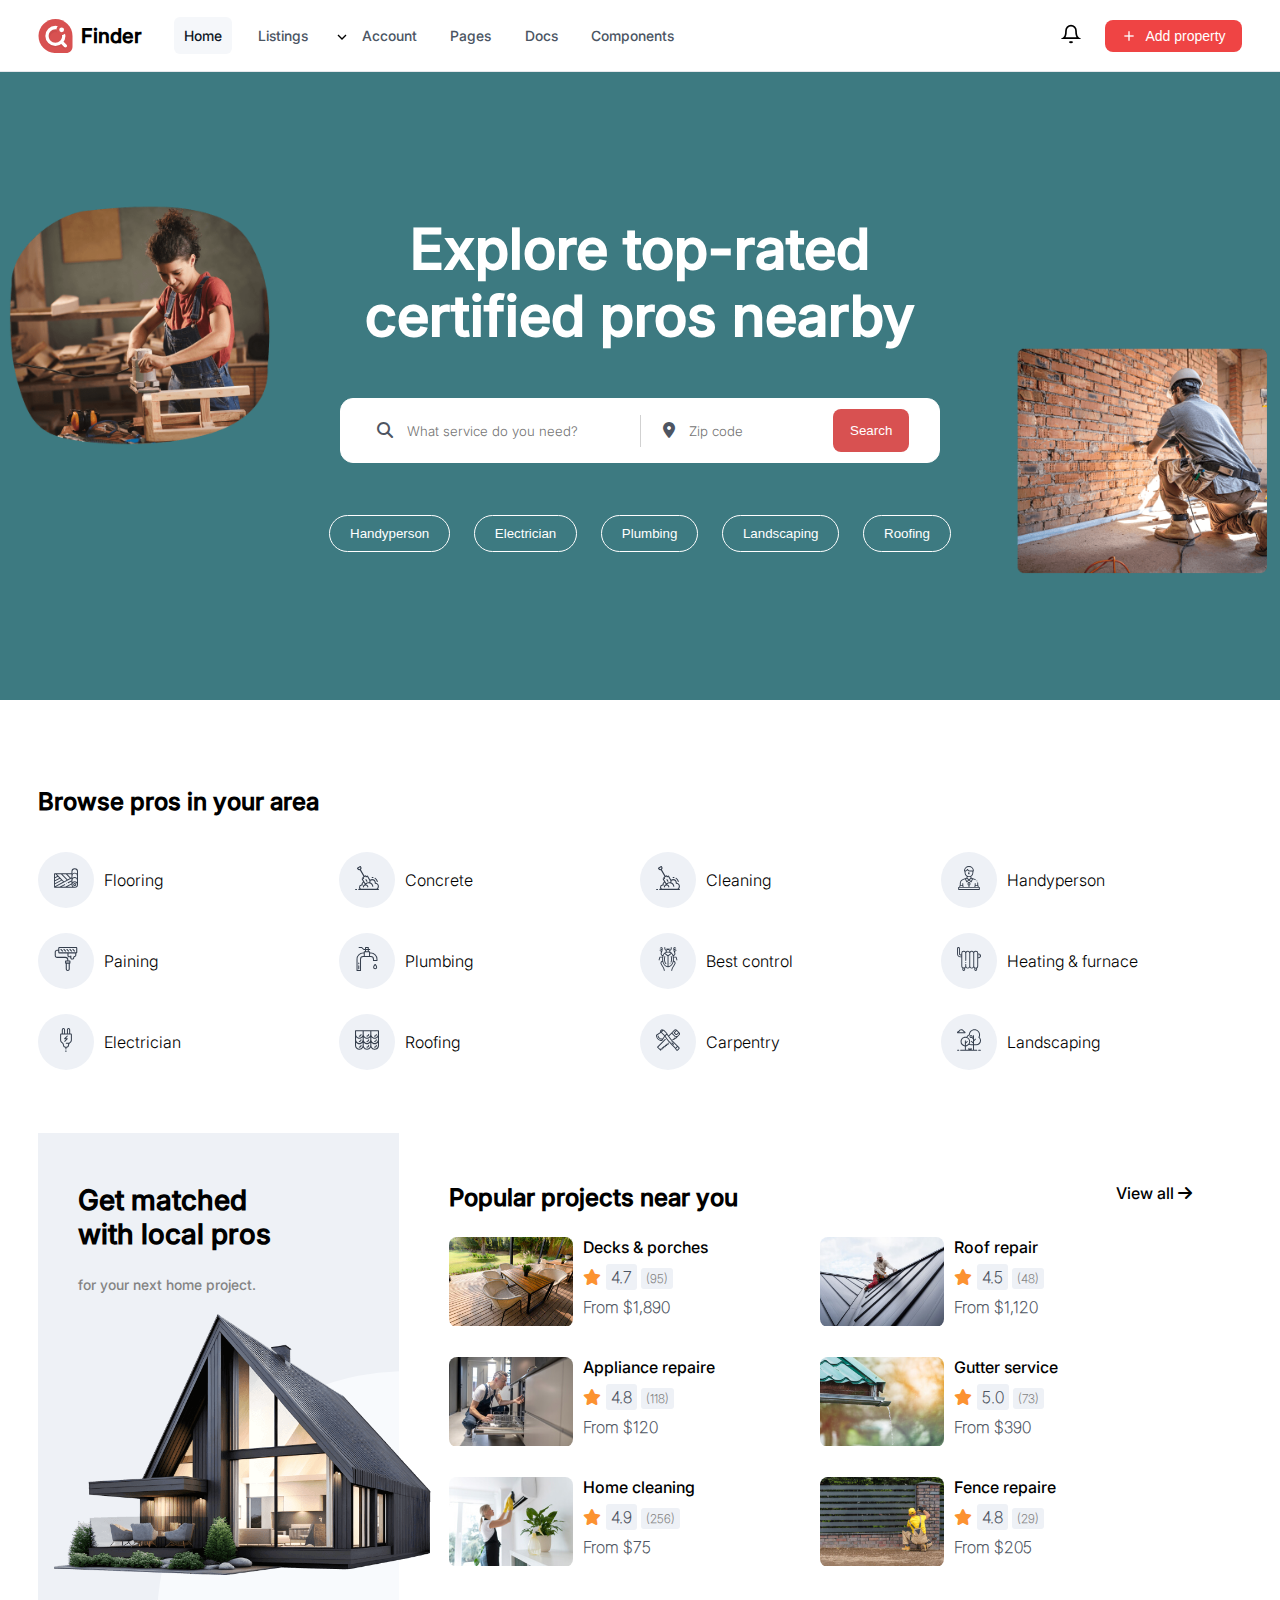
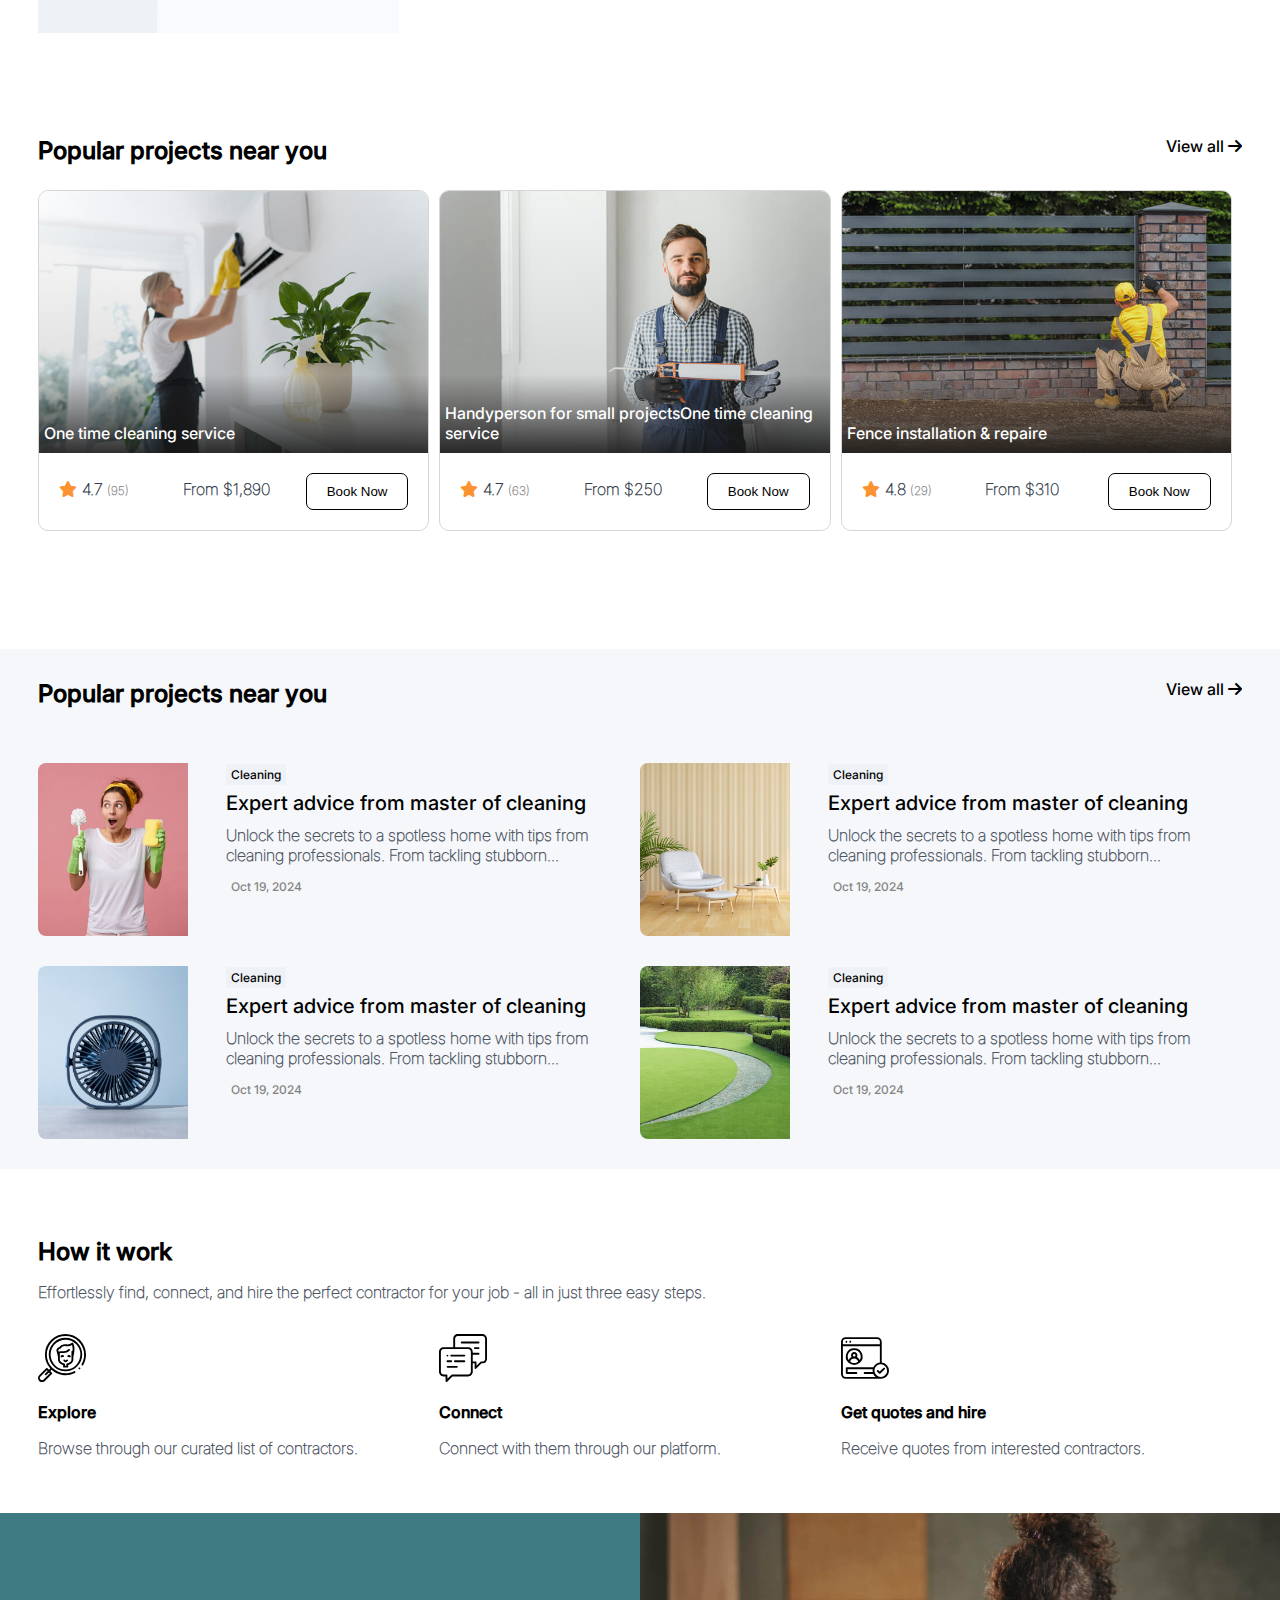
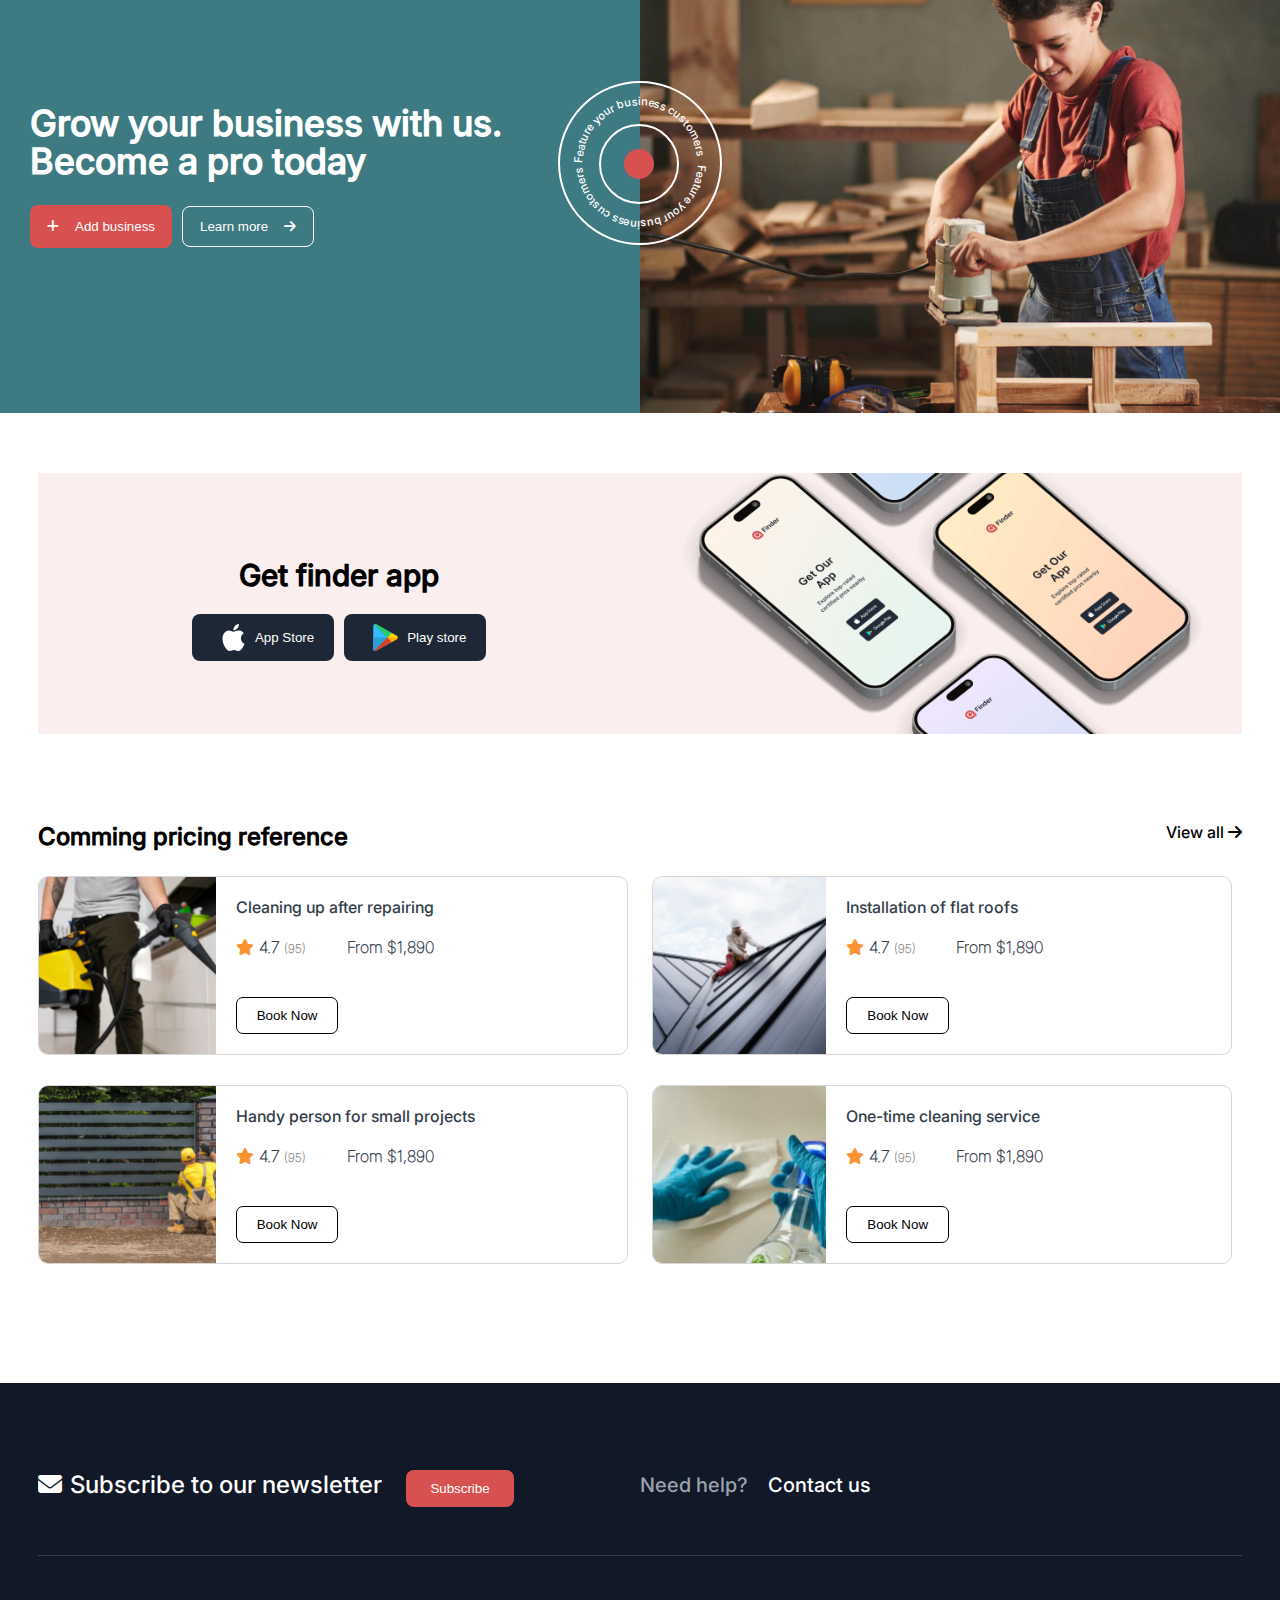
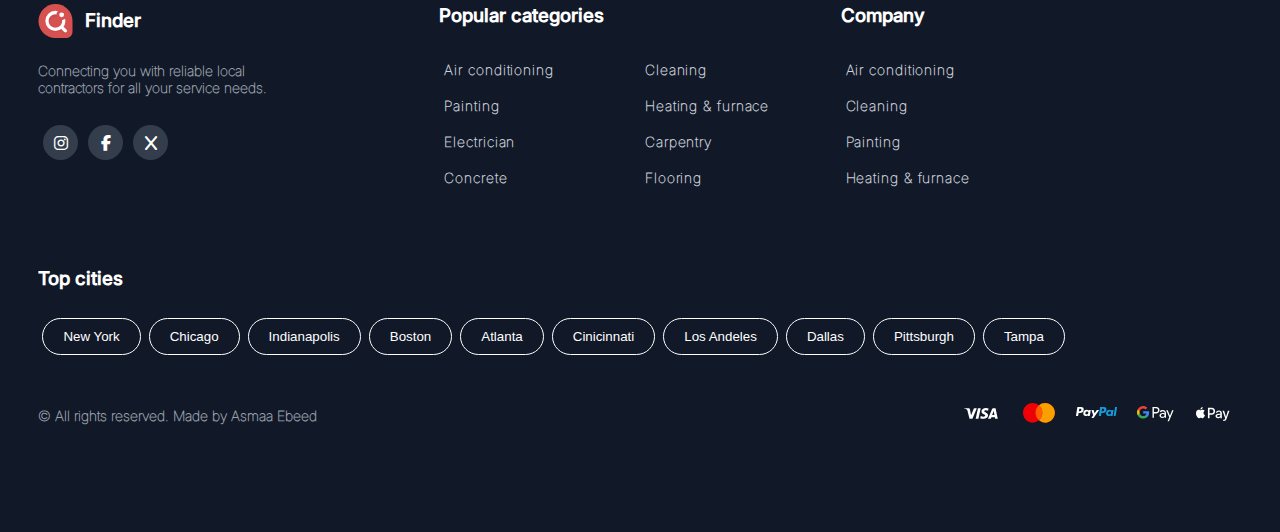
<file: index.html>
<!DOCTYPE html>
<html lang="en">
  <head>
    <meta charset="UTF-8" />
    <meta name="viewport" content="width=device-width, initial-scale=1.0" />
    <title>Document</title>
    <link rel="stylesheet" href="./css/style-nav.css" />
    <link rel="stylesheet" href="./icons/fontawesome/css/all.min.css" />
    <link rel="stylesheet" href="./css/style.css" />
  </head>
  <body>
    <header class="header">
      <div class="container header-content">
        <div class="header-left">
          <div class="logo">
            <div class="toggle-icon" onclick="toggleMenu()">
              <i class="fa fa-bars"></i>
            </div>
            <img src="./images/finder-logo.svg" alt="Finder Logo" />
            <span>Finder</span>
          </div>
          <nav id="main-nav" class="main-nav">
            <a href="/index.html" class="nav-link active pl-30px active"> Home </a>
            <a href="#" class="nav-link pl-30px">Listings</a>
            <div class="dropdown dropdown-with-submenu">
              <img src="./images/arrow-down.svg" alt="Arrow Down" />
              <a href="#" class="nav-link">Account</a>
              <div class="dropdown-submenu">
                <a href="/account-profile.html">My Profile</a>
                <a href="#">My Listings</a>
                <a href="#">Reviews</a>
                <a href="#">Favorites</a>
                <a href="#">Payment Details</a>
                <a href="#">Account Settings</a>
                <a href="#">Help Center</a>
                <a href="#">Sign Out</a>
              </div>
            </div>
            <a href="#" class="nav-link pl-30px">Pages</a>
            <a href="#" class="nav-link pl-30px">Docs</a>
            <a href="#" class="nav-link pl-30px">Components</a>
          </nav>
        </div>
        <div class="header-right">
          <button class="btn-icon">
            <svg
              width="20"
              height="20"
              viewBox="0 0 24 24"
              fill="none"
              stroke="currentColor"
              stroke-width="2"
            >
              <path d="M18 8A6 6 0 0 0 6 8c0 7-3 9-3 9h18s-3-2-3-9"></path>
              <path d="M13.73 21a2 2 0 0 1-3.46 0"></path>
            </svg>
          </button>
          <button class="btn-primary">
            <svg
              width="16"
              height="16"
              viewBox="0 0 24 24"
              fill="none"
              stroke="currentColor"
              stroke-width="2"
            >
              <line x1="12" y1="5" x2="12" y2="19"></line>
              <line x1="5" y1="12" x2="19" y2="12"></line>
            </svg>
            Add property
          </button>
        </div>
      </div>
    </header>
    <main class="content-wrapper">
      <!-- Banner section -->
      <section class="position-relative bg-info overflow-hidden py-5">
        <div class="m-auto py-5">
          <div class="banner-data-container py-5">
            <h1 class="banner-title">
              Explore top-rated certified pros nearby
            </h1>
            <form class="banner-form">
              <div class="banner-form-element">
                <div class="banner-search-input-container">
                  <i class="fa fa-search"></i>
                  <input
                    type="text"
                    placeholder="What service do you need?"
                    class="banner-form-input"
                  />
                </div>
                <div class="banner-location-input-container">
                  <i class="fa fa-location-dot"></i>
                  <input
                    type="text"
                    placeholder="Zip code"
                    class="banner-form-input"
                  />
                </div>
                <div class="banner-btn-container">
                  <button class="banner-search-btn" type="button">
                    Search
                  </button>
                </div>
              </div>
            </form>
            <div class="banner-btns-container">
              <button class="banner-btn">Handyperson</button>
              <button class="banner-btn">Electrician</button>
              <button class="banner-btn">Plumbing</button>
              <button class="banner-btn">Landscaping</button>
              <button class="banner-btn">Roofing</button>
            </div>
          </div>
        </div>
        <div
          class="position-absolute top-50 start-50 translate-middle width-140pr"
        >
          <img src="./images/hero.png" alt="hero" />
        </div>
      </section>
      <!-- Pros in your area -->
      <section class="py-5 pb-0">
        <div class="container">
          <h2 class="pros-heading">Browse pros in your area</h2>
          <div class="pros-element-container">
            <div class="pros-element">
              <div class="pros-element-circle">
                <div>
                  <svg
                    class="position-relative z-1"
                    xmlns="http://www.w3.org/2000/svg"
                    width="24"
                    height="24"
                    fill="currentColor"
                  >
                    <path
                      d="M24 5.516a3.27 3.27 0 0 0-3.265-3.266 3.27 3.27 0 0 0-3.265 3.266v1.84H.953c-.526 0-.953.428-.953.953l.063 12.84c.119.369.514.617.89.617h19.781A3.27 3.27 0 0 0 24 18.5V5.516zm-6.531 8.9l-3.601 1.927c-.529.283-.099 1.134.45.84l3.151-1.686v1.966l-6.252 3.35H7.551l3.437-1.841c.54-.289.09-1.13-.45-.84l-5.004 2.682H1.88l15.589-8.353v1.956zM8.382 8.309h3.6l3.913 3.913-2.344 1.256-5.169-5.169zm-3.183 3.65L.953 14.202v-1.909l2.996-1.583 1.249 1.249zM.953 15.28l4.951-2.616L7.14 13.9.953 17.169V15.28zm6.892-.675l1.257 1.257-8.149 4.367v-1.982l6.892-3.642zm9.624-3.226l-.696.373-3.442-3.442h4.139v3.069zm-4.796 2.57L9.98 15.391 2.897 8.309h4.137l5.639 5.639zM.953 8.309h.596l1.695 1.695-2.291 1.211V8.309zm12.282 12.504l4.235-2.269c.011.885.377 1.687.961 2.269h-5.196zm7.499 0c-1.275 0-2.312-1.037-2.312-2.312s1.037-2.312 2.312-2.312 2.312 1.037 2.312 2.312-1.037 2.312-2.312 2.312zm0-5.578c-.902 0-1.721.368-2.312.962v-1.876a2.34 2.34 0 0 1 2.312-2.312 2.34 2.34 0 0 1 2.312 2.312v1.876c-.592-.594-1.41-.962-2.312-.962zm2.257-3.271c-1.267-1.213-3.331-1.189-4.569.054v-.35-1.739a2.34 2.34 0 0 1 2.312-2.312 2.34 2.34 0 0 1 2.312 2.312v2.09l-.056-.054zm.001-4.392c-1.267-1.214-3.331-1.191-4.57.053V5.516c0-1.275 1.037-2.312 2.312-2.312s2.312 1.037 2.312 2.312v2.108l-.055-.053c.018.017-.02-.019 0 0zm-2.259 9.373a1.56 1.56 0 0 0-1.555 1.555 1.56 1.56 0 0 0 1.555 1.556 1.56 1.56 0 0 0 1.556-1.556 1.56 1.56 0 0 0-1.556-1.555zm0 2.158c-.332 0-.602-.27-.602-.602s.27-.602.602-.602.602.27.602.602-.27.602-.602.602zm-8.315-1.958c-.259 0-.477.218-.477.477s.218.476.477.477a.48.48 0 0 0 .476-.456.48.48 0 0 0-.476-.497z"
                    ></path>
                  </svg>
                </div>
              </div>
              <a>Flooring</a>
            </div>
            <div class="pros-element">
              <div class="pros-element-circle">
                <div>
                  <svg
                    class="position-relative z-1"
                    xmlns="http://www.w3.org/2000/svg"
                    width="24"
                    height="24"
                    fill="currentColor"
                  >
                    <path
                      d="M17.183 11.986a4.74 4.74 0 0 1 .735.057.54.54 0 1 0 .168-1.071 5.85 5.85 0 0 0-.902-.07.542.542 0 1 0 0 1.084zm2.621.797c.989.664 1.686 1.664 1.963 2.814a.54.54 0 0 0 1.054-.254c-.341-1.415-1.198-2.644-2.413-3.46a.542.542 0 1 0-.604.9zm-8.356 2.713a.54.54 0 1 0 .938-.542l-.908-1.572a.542.542 0 1 0-.939.542l.908 1.572zm11.891 7.374h-.483a3.62 3.62 0 0 0 1.046-2.547c0-1.818-1.343-3.329-3.089-3.591v-.031c0-2.002-1.629-3.631-3.631-3.631a3.6 3.6 0 0 0-2.072.648l-.075-.137-2.168-3.755a.54.54 0 0 0-.74-.198l-.822.474-.291-.505a.54.54 0 0 0-.74-.198l-.821.474-3.618-6.267A2.17 2.17 0 0 0 6.193.975L5.787.271a.54.54 0 0 0-.74-.198L2.23 1.699a.54.54 0 0 0-.198.74l.406.704a2.17 2.17 0 0 0 1.881 1.084 2.14 2.14 0 0 0 .576-.079l3.619 6.268-.821.474a.54.54 0 0 0-.198.74l.291.505-.821.474a.54.54 0 0 0-.198.74l1.321 2.287c-.914.55-1.527 1.552-1.527 2.695l.002.103a2.77 2.77 0 0 0-2.549 2.756 2.75 2.75 0 0 0 .571 1.68h-.788a.542.542 0 1 0 0 1.084h19.544a.542.542 0 1 0 0-1.084zM4.858 2.998c-.251.145-.543.183-.823.108s-.513-.254-.658-.505l-.136-.235 1.877-1.084.136.235c.299.518.121 1.182-.397 1.481zm3.118 10.279l.821-.474a.54.54 0 0 0 .198-.74l-.291-.505 1.643-.949.291.505a.54.54 0 0 0 .74.198l.821-.474 1.897 3.286c.376.651.416 1.405.176 2.06l-.532-.029c-1.232 0-2.351.447-3.175 1.17a2.42 2.42 0 0 1-.693-.763l-1.897-3.286zm12.296 9.594H6.776c-.926 0-1.68-.754-1.68-1.68s.754-1.68 1.68-1.68c.106 0 .212.01.313.029a.54.54 0 0 0 .624-.674 2.04 2.04 0 0 1-.07-.534 2.06 2.06 0 0 1 .985-1.756l.305.529a3.5 3.5 0 0 0 .909 1.035 4.08 4.08 0 0 0-.24.402c-1.004.369-1.716 1.271-1.716 2.324a.542.542 0 1 0 1.084 0c0-.782.735-1.418 1.638-1.418s1.638.636 1.638 1.418a.542.542 0 1 0 1.084 0c0-1.251-1.004-2.291-2.311-2.474.641-.703 1.623-1.153 2.721-1.153 1.928 0 3.496 1.386 3.496 3.089a.542.542 0 1 0 1.084 0c0-1.789-1.242-3.319-2.982-3.911.164-.512.21-1.059.129-1.599a2.53 2.53 0 0 1 1.715-.664 2.55 2.55 0 0 1 2.547 2.547 2.57 2.57 0 0 1-.038.44.54.54 0 0 0 .554.635h.026a2.55 2.55 0 0 1 2.547 2.547 2.55 2.55 0 0 1-2.547 2.547zm-18.73.045H.639a.542.542 0 1 0 0 1.084h.903a.542.542 0 1 0 0-1.084z"
                    ></path>
                  </svg>
                </div>
              </div>
              <a>Concrete</a>
            </div>
            <div class="pros-element">
              <div class="pros-element-circle">
                <div>
                  <svg
                    class="position-relative z-1"
                    xmlns="http://www.w3.org/2000/svg"
                    width="24"
                    height="24"
                    fill="currentColor"
                  >
                    <path
                      d="M17.183 11.986a4.74 4.74 0 0 1 .735.057.54.54 0 1 0 .168-1.071 5.85 5.85 0 0 0-.902-.07.542.542 0 1 0 0 1.084zm2.621.797c.989.664 1.686 1.664 1.963 2.814a.54.54 0 0 0 1.054-.254c-.341-1.415-1.198-2.644-2.413-3.46a.542.542 0 1 0-.604.9zm-8.356 2.713a.54.54 0 1 0 .938-.542l-.908-1.572a.542.542 0 1 0-.939.542l.908 1.572zm11.891 7.374h-.483a3.62 3.62 0 0 0 1.046-2.547c0-1.818-1.343-3.329-3.089-3.591v-.031c0-2.002-1.629-3.631-3.631-3.631a3.6 3.6 0 0 0-2.072.648l-.075-.137-2.168-3.755a.54.54 0 0 0-.74-.198l-.822.474-.291-.505a.54.54 0 0 0-.74-.198l-.821.474-3.618-6.267A2.17 2.17 0 0 0 6.193.975L5.787.271a.54.54 0 0 0-.74-.198L2.23 1.699a.54.54 0 0 0-.198.74l.406.704a2.17 2.17 0 0 0 1.881 1.084 2.14 2.14 0 0 0 .576-.079l3.619 6.268-.821.474a.54.54 0 0 0-.198.74l.291.505-.821.474a.54.54 0 0 0-.198.74l1.321 2.287c-.914.55-1.527 1.552-1.527 2.695l.002.103a2.77 2.77 0 0 0-2.549 2.756 2.75 2.75 0 0 0 .571 1.68h-.788a.542.542 0 1 0 0 1.084h19.544a.542.542 0 1 0 0-1.084zM4.858 2.998c-.251.145-.543.183-.823.108s-.513-.254-.658-.505l-.136-.235 1.877-1.084.136.235c.299.518.121 1.182-.397 1.481zm3.118 10.279l.821-.474a.54.54 0 0 0 .198-.74l-.291-.505 1.643-.949.291.505a.54.54 0 0 0 .74.198l.821-.474 1.897 3.286c.376.651.416 1.405.176 2.06l-.532-.029c-1.232 0-2.351.447-3.175 1.17a2.42 2.42 0 0 1-.693-.763l-1.897-3.286zm12.296 9.594H6.776c-.926 0-1.68-.754-1.68-1.68s.754-1.68 1.68-1.68c.106 0 .212.01.313.029a.54.54 0 0 0 .624-.674 2.04 2.04 0 0 1-.07-.534 2.06 2.06 0 0 1 .985-1.756l.305.529a3.5 3.5 0 0 0 .909 1.035 4.08 4.08 0 0 0-.24.402c-1.004.369-1.716 1.271-1.716 2.324a.542.542 0 1 0 1.084 0c0-.782.735-1.418 1.638-1.418s1.638.636 1.638 1.418a.542.542 0 1 0 1.084 0c0-1.251-1.004-2.291-2.311-2.474.641-.703 1.623-1.153 2.721-1.153 1.928 0 3.496 1.386 3.496 3.089a.542.542 0 1 0 1.084 0c0-1.789-1.242-3.319-2.982-3.911.164-.512.21-1.059.129-1.599a2.53 2.53 0 0 1 1.715-.664 2.55 2.55 0 0 1 2.547 2.547 2.57 2.57 0 0 1-.038.44.54.54 0 0 0 .554.635h.026a2.55 2.55 0 0 1 2.547 2.547 2.55 2.55 0 0 1-2.547 2.547zm-18.73.045H.639a.542.542 0 1 0 0 1.084h.903a.542.542 0 1 0 0-1.084z"
                    ></path>
                  </svg>
                </div>
              </div>
              <a>Cleaning</a>
            </div>
            <div class="pros-element">
              <div class="pros-element-circle">
                <div>
                  <svg
                    class="position-relative z-1"
                    xmlns="http://www.w3.org/2000/svg"
                    width="24"
                    height="24"
                    fill="currentColor"
                  >
                    <path
                      d="M11.702 8.177h.677a.47.47 0 0 0 .469-.469.47.47 0 0 0-.469-.469h-.262l.239-.665a.47.47 0 0 0-.282-.6.47.47 0 0 0-.6.282l-.38 1.055a.65.65 0 0 0 .079.59c.12.172.318.274.528.274zM1.646 24h20.707a.47.47 0 0 0 .469-.469v-2.18a.47.47 0 0 0-.469-.469h-.716v-.575c0-.398-.168-.758-.436-1.013v-1.922a5.62 5.62 0 0 0-.032-.593.47.47 0 0 0-.516-.417.47.47 0 0 0-.417.516 4.71 4.71 0 0 1 .027.494v1.536h-.026-1.384a1.4 1.4 0 0 0-.214.016v-1.521a.47.47 0 0 0-.469-.469.47.47 0 0 0-.469.469v2.11a1.39 1.39 0 0 0-.247.792v.574h-4.987V19.49c.555-.194.954-.723.954-1.343v-.676c0-.785-.638-1.423-1.423-1.423s-1.423.638-1.423 1.423v.676c0 .62.399 1.149.954 1.343v1.389H6.514v-.574a1.39 1.39 0 0 0-.25-.796v-2.107a.47.47 0 0 0-.469-.469.47.47 0 0 0-.469.469v1.52a1.35 1.35 0 0 0-.212-.016H3.738V17.37c0-1.828 1.022-2.99 3.312-3.766l.983-.307 1.335 2.721c.134.273.502.346.731.145L12 14.492l1.863 1.638c.229.201.599.126.731-.148l1.309-2.701 1.049.327c.435.149.809.303 1.143.472a.47.47 0 0 0 .63-.207.47.47 0 0 0-.207-.63 9.83 9.83 0 0 0-1.27-.524l-1.451-.453-.027-.008-1.295-.404-.221-1.401a4.39 4.39 0 0 0 2.093-3.739V5.491h.046a.47.47 0 0 0 .469-.469V4.83A4.84 4.84 0 0 0 12.033 0h-.192a4.84 4.84 0 0 0-4.83 4.83v.192a.47.47 0 0 0 .469.469h.093v1.222a4.39 4.39 0 0 0 2.147 3.771l-.2 1.37-2.753.86c-1.228.415-2.13.932-2.77 1.583-.793.807-1.195 1.842-1.195 3.076v1.891c-.287.256-.469.629-.469 1.043v.575h-.686a.47.47 0 0 0-.469.469v2.18a.47.47 0 0 0 .469.469zm9.868-6.527c0-.268.218-.486.486-.486s.486.218.486.486v.676c0 .268-.218.486-.486.486s-.486-.218-.486-.486v-.676zM9.94 15.057l-1-2.037.902-.284 1.43 1.148-1.332 1.173zm4.079-.039l-1.29-1.134 1.395-1.121.033-.026.841.262-.979 2.02zM11.841.938h.192a3.9 3.9 0 0 1 3.883 3.616h-3.041a2.05 2.05 0 0 1-1.106-.329c-.347-.225-.567-.552-.797-.886-.062-.09-.118-.19-.191-.272-.201-.228-.576-.201-.743.053l-.339.516c-.241.365-.593.647-1.004.796-.237.086-.485.122-.737.122A3.9 3.9 0 0 1 11.841.938zM8.509 6.713V5.448a2.98 2.98 0 0 0 1.929-1.231 2.99 2.99 0 0 0 2.437 1.275h2.536v1.222c0 1.842-1.45 3.351-3.269 3.446a3.45 3.45 0 0 1-.535-.013C9.87 9.969 8.509 8.498 8.509 6.714zm2.682 4.321c.725.128 1.483.074 2.181-.164l.181 1.15-1.552 1.246-1.558-1.25.165-1.126a4.36 4.36 0 0 0 .585.145zm-7.922 9.274c0-.251.21-.461.461-.461h1.385a.46.46 0 0 1 .461.461v.574H3.269v-.574zm17.025-.457c.228.027.406.228.406.457v.574h-2.307v-.574a.46.46 0 0 1 .461-.461h1.385a.51.51 0 0 1 .055.004zM2.115 21.82h19.769v1.242H2.115V21.82zm17.388-6.717c.162.39.74.372.876-.028s-.318-.771-.684-.553c-.197.117-.28.37-.192.581z"
                    ></path>
                  </svg>
                </div>
              </div>
              <a>Handyperson</a>
            </div>
            <div class="pros-element">
              <div class="pros-element-circle">
                <div>
                  <svg
                    class="position-relative z-1"
                    xmlns="http://www.w3.org/2000/svg"
                    width="24"
                    height="24"
                    fill="currentColor"
                  >
                    <path
                      d="M22.105 0H5.407a1.17 1.17 0 0 0-1.171 1.171v1.511h-1.14C1.788 2.682.724 3.746.724 5.055v3.486c0 1.309 1.065 2.373 2.373 2.373h8.273c1.05 0 1.904.854 1.904 1.904v.617h-1.663c-.296 0-.536.24-.536.536v2.145c0 .296.24.536.536.536h.134v5.336c0 1.109.902 2.011 2.011 2.011s2.011-.902 2.011-2.011v-5.336h.134c.296 0 .536-.24.536-.536v-2.145c0-.296-.24-.536-.536-.536h-1.555v-.617a2.98 2.98 0 0 0-2.976-2.976H3.097c-.717 0-1.301-.583-1.301-1.301V5.055c0-.717.583-1.301 1.301-1.301h1.14v1.511a1.17 1.17 0 0 0 1.171 1.171h8.027v2.333c0 .872.71 1.582 1.582 1.582h.778a.51.51 0 0 1 .509.51v.161c0 .872.71 1.582 1.582 1.582h.751c.872 0 1.582-.71 1.582-1.582v-.563a.51.51 0 0 1 .51-.509c.872 0 1.582-.71 1.582-1.582V6.417c.548-.098.965-.577.965-1.152V1.171C23.276.525 22.75 0 22.105 0zm-7.41 21.989a.94.94 0 0 1-.938.939.94.94 0 0 1-.939-.939v-5.336h1.877v5.336zm.67-7.482v1.073h-.134-2.95-.134v-1.073h3.218zm5.873-6.141a.51.51 0 0 1-.509.509c-.872 0-1.582.71-1.582 1.582v.563a.51.51 0 0 1-.509.509h-.751a.51.51 0 0 1-.509-.509v-.161-1.743c0-.296-.24-.536-.536-.536s-.536.24-.536.536v.246a1.56 1.56 0 0 0-.509-.085h-.778a.51.51 0 0 1-.51-.509V6.436h6.731v1.931h0zm.965-3.102c0 .054-.044.098-.098.098H5.407c-.054 0-.098-.044-.098-.098V1.171c0-.054.044-.098.098-.098h16.697c.054 0 .098.044.098.098v4.094h0zm-2.883-3.23a.54.54 0 0 0-.759 0c-.21.209-.209.549 0 .758l1.609 1.609c.105.105.242.157.379.157a.53.53 0 0 0 .379-.157c.21-.209.21-.549 0-.758L19.32 2.034zm-2.994 0a.54.54 0 0 0-.759 0c-.21.209-.209.549 0 .758l1.609 1.609c.105.105.242.157.379.157s.274-.052.379-.157c.21-.209.21-.549 0-.758l-1.609-1.609zm-2.994 0c-.21-.209-.549-.209-.758 0s-.209.549 0 .758l1.609 1.609c.105.105.242.157.379.157a.53.53 0 0 0 .379-.157c.21-.209.21-.549 0-.758l-1.609-1.609zm-2.994 0a.54.54 0 0 0-.759 0c-.21.209-.209.549 0 .758l1.609 1.609c.105.105.242.157.379.157s.274-.052.379-.157c.209-.209.209-.549 0-.758l-1.609-1.609zm-2.995 0c-.209-.209-.549-.209-.758 0s-.209.549 0 .758l1.609 1.609c.105.105.242.157.379.157s.274-.052.379-.157c.21-.209.21-.549 0-.758L7.343 2.034z"
                    ></path>
                  </svg>
                </div>
              </div>
              <a>Paining</a>
            </div>
            <div class="pros-element">
              <div class="pros-element-circle">
                <div>
                  <svg
                    class="position-relative z-1"
                    xmlns="http://www.w3.org/2000/svg"
                    width="24"
                    height="24"
                    fill="currentColor"
                  >
                    <path
                      d="M15.853 5.586h-.815v-.75a.5.5 0 0 0-.5-.5h-.75V2.985h.957a.5.5 0 1 0 0-1.001h-.957v-1.4a.5.5 0 0 0-.5-.5h-2.751a.5.5 0 0 0-.5.5v1.401H8.952L7.165.151A.5.5 0 0 0 6.806 0H4.072a.5.5 0 1 0 0 1.001h2.524l1.787 1.833a.5.5 0 0 0 .358.151h1.294v1.351h-.75a.5.5 0 0 0-.5.5v.75h-.636a6.64 6.64 0 0 0-6.628 6.628V23.5a.5.5 0 0 0 .5.5h3.502a.5.5 0 0 0 .5-.5V12.214a2.13 2.13 0 0 1 2.126-2.126h1.136 5.253 1.315a2.13 2.13 0 0 1 2.126 2.126v1.376a.5.5 0 0 0 .5.5h3.502a.5.5 0 0 0 .5-.5v-1.376a6.64 6.64 0 0 0-6.628-6.628zM8.784 9.088h-.636a3.13 3.13 0 0 0-3.127 3.127V23h-2.5V12.214c0-3.103 2.525-5.628 5.628-5.628h.636v2.501h0zm2.251-8.004h1.751v.9h-1.751v-.9zm0 1.901h1.751v1.351h-1.751V2.985zm3.001 6.103H9.785V5.336h.75 2.751.75v3.752zm7.444 4.002h-2.501v-.875a3.13 3.13 0 0 0-3.127-3.127h-.815V6.587h.815c3.103 0 5.628 2.525 5.628 5.628v.875h0zm-1.327 3.835a.5.5 0 0 0-.394.192c-.268.344-1.607 2.107-1.607 3.059 0 1.103.898 2.001 2.001 2.001s2.001-.898 2.001-2.001c0-.953-1.338-2.715-1.607-3.059a.5.5 0 0 0-.394-.192zm0 4.252a1 1 0 0 1-1.001-1c0-.326.468-1.152 1.001-1.91.532.758 1 1.584 1 1.91a1 1 0 0 1-1 1zm-16.38-2.884a.5.5 0 0 0-.5.5v3.055a.5.5 0 1 0 1.001 0v-3.055a.5.5 0 0 0-.5-.5zm0-2.907a.5.5 0 0 0-.5.5v.834a.5.5 0 1 0 1.001 0v-.834a.5.5 0 0 0-.5-.5z"
                    ></path>
                  </svg>
                </div>
              </div>
              <a>Plumbing</a>
            </div>
            <div class="pros-element">
              <div class="pros-element-circle">
                <div>
                  <svg
                    class="position-relative z-1"
                    xmlns="http://www.w3.org/2000/svg"
                    width="24"
                    height="24"
                    fill="currentColor"
                  >
                    <path
                      d="M21.337 12.788l-.791-2.789a.47.47 0 0 0-.451-.341l-2.398-.002-.138-.698a3.13 3.13 0 0 0 .634-.239c.769-.394 1.192-1.077 1.192-1.923 0-.674-.167-1.18-.367-1.682-.026-.615 1.157-1.022 1.173-1.028a.47.47 0 0 0 .306-.587.47.47 0 0 0-.588-.307c-.4.126-.936.386-1.325.777l-.102-.362c.036-1.122 1.228-1.212 1.367-1.218a.47.47 0 0 0 .45-.485.47.47 0 0 0-.485-.451 2.93 2.93 0 0 0-1.101.29 2.26 2.26 0 0 0-.444.288l-.009-.42c.016-.172.132-.675.914-.675a.47.47 0 0 0 .469-.469.47.47 0 0 0-.469-.469c-1.404 0-1.824 1.028-1.851 1.571l-.001.023c0 1.849.402 2.834.726 3.625.349.854.766 2.111-.262 2.656a2.18 2.18 0 0 1-.494.184c-.304-.832-.758-1.586-1.435-2.169-.031-.026-.064-.048-.099-.065a4.7 4.7 0 0 0-1.556-.834 2.74 2.74 0 0 0 .166-.911 2.04 2.04 0 0 0-.053-.471c.337-.103.624-.289.848-.555.784-.93.545-2.485.516-2.659a.47.47 0 0 0-.54-.382.47.47 0 0 0-.382.54c.057.331.121 1.389-.309 1.898-.146.173-.345.272-.602.303a2.01 2.01 0 0 0-.654-.43l.189-.378a.47.47 0 0 0-.21-.629.47.47 0 0 0-.629.21l-.296.592c-.012.018-.447-.004-.445 0l-.296-.592a.47.47 0 0 0-.629-.21.47.47 0 0 0-.21.629l.189.378a2.01 2.01 0 0 0-.651.427c-.243-.036-.433-.135-.577-.302-.44-.512-.398-1.55-.344-1.908a.47.47 0 0 0-.392-.534.47.47 0 0 0-.535.392c-.027.174-.239 1.729.558 2.659.219.256.497.438.819.542a2.09 2.09 0 0 0-.054.48c0 .299.059.61.165.91-.047-.132-1.512.798-1.636.905a.47.47 0 0 0-.077.086C7.549 6.513 7.1 7.203 6.78 8.072a2.24 2.24 0 0 1-.527-.186c-1.053-.54-.631-1.817-.284-2.667.323-.791.726-1.775.726-3.625l-.001-.023C6.668 1.028 6.247 0 4.843 0a.47.47 0 0 0-.469.469.47.47 0 0 0 .469.469c.782 0 .898.502.914.675l-.009.42a2.26 2.26 0 0 0-.444-.288 2.93 2.93 0 0 0-1.101-.29c-.259-.011-.476.193-.485.451a.47.47 0 0 0 .451.485c.004 0 .364.018.718.193a1.09 1.09 0 0 1 .647 1.023l-.094.339c-.363-.374-.852-.626-1.221-.75a.47.47 0 0 0-.592.294.47.47 0 0 0 .293.594c.011.004 1.112.398 1.079 1.029-.2.502-.367 1.008-.367 1.683 0 .846.424 1.529 1.192 1.923a3.15 3.15 0 0 0 .685.252l-.14.685-2.463.002a.47.47 0 0 0-.451.341l-.791 2.789c-.068.24.074.508.323.579a.47.47 0 0 0 .579-.323l.695-2.449 1.984-.002a18.96 18.96 0 0 0-.081 1.816c0 .496.035.985.104 1.462a3.13 3.13 0 0 0-.622.236c-.769.394-1.192 1.077-1.192 1.923 0 .837.64 1.794 1.381 2.902.935 1.398 1.994 2.983 1.994 4.598a.47.47 0 0 0 .469.469.47.47 0 0 0 .469-.469c0-1.9-1.193-3.684-2.152-5.119-.629-.941-1.223-1.829-1.223-2.381 0-.646.47-1.064 1.055-1.235.275 1.128.746 2.163 1.389 3.031 1.109 1.494 2.596 2.317 4.188 2.317s3.079-.823 4.188-2.317c.644-.867 1.114-1.903 1.389-3.031.121.035.259.086.394.157.445.236.661.588.661 1.078 0 .552-.594 1.441-1.223 2.381-.959 1.434-2.152 3.219-2.152 5.119a.47.47 0 0 0 .469.469.47.47 0 0 0 .469-.469c0-1.615 1.059-3.2 1.994-4.598.741-1.108 1.381-2.066 1.381-2.902 0-.846-.424-1.529-1.192-1.923-.221-.113-.438-.187-.622-.236a10.29 10.29 0 0 0 .104-1.462l-.071-1.816 1.927.001.694 2.448a.47.47 0 0 0 .451.341c.306 0 .535-.303.451-.597zm-9.312-9.741c.525 0 1.406.134 1.406 1.031a1.87 1.87 0 0 1-.148.695 8.09 8.09 0 0 0-1.277-.097 7.86 7.86 0 0 0-1.24.095c-.094-.229-.147-.469-.147-.692 0-.897.881-1.031 1.406-1.031zm-.469 16.129c-2.495-.327-4.453-3.237-4.453-6.766 0-2.697.466-4.473 1.459-5.538l2.994 2.281v10.024zm.461-10.866L9.31 6.249c.707-.427 1.595-.636 2.695-.636 1.126 0 2.029.209 2.74.638l-2.729 2.06zm.477 10.866V9.14l3.023-2.281c.987 1.05 1.43 2.788 1.43 5.552 0 3.53-1.958 6.439-4.453 6.766zm-2.203-2.734c-.823-.93-1.315-2.437-1.315-4.032 0-1.129.096-2.024.293-2.734a.47.47 0 0 0-.327-.577.47.47 0 0 0-.577.327c-.22.793-.327 1.769-.327 2.985 0 1.845.565 3.541 1.55 4.654.165.186.468.211.662.04a.47.47 0 0 0 .04-.662zm5.397-7.038c-.065-.239-.337-.392-.576-.329a.47.47 0 0 0-.329.576c.192.702.286 1.604.284 2.759 0 .914-.159 1.807-.46 2.583a.48.48 0 0 0 .267.607c.238.092.515-.029.607-.267.357-.927.524-1.931.524-2.922-.001-1.257-.102-2.212-.318-3.006zm-1.602 7.846a.47.47 0 0 0 .469-.469.47.47 0 0 0-.469-.469.47.47 0 0 0-.469.469.47.47 0 0 0 .469.469z"
                    ></path>
                  </svg>
                </div>
              </div>
              <a>Best control</a>
            </div>
            <div class="pros-element">
              <div class="pros-element-circle">
                <div>
                  <svg
                    class="position-relative z-1"
                    xmlns="http://www.w3.org/2000/svg"
                    width="24"
                    height="24"
                    fill="currentColor"
                  >
                    <path
                      d="M21.699 6.563h-.511v-.387a2.43 2.43 0 0 0-2.426-2.426h-.07c-.804 0-1.518.394-1.959.998a2.47 2.47 0 0 0-3.982.003 2.47 2.47 0 0 0-3.982-.003c-.442-.605-1.155-.998-1.96-.998h-.07a2.43 2.43 0 0 0-2.426 2.426v1.329h-.701c-.389 0-.706-.317-.706-.706V1.43A1.43 1.43 0 0 0 1.477 0a1.43 1.43 0 0 0-1.43 1.43v5.583c0 1.825 1.485 3.31 3.31 3.31h.956v8.814c0 .819.408 1.544 1.031 1.983v1.474A1.41 1.41 0 0 0 6.75 24a1.41 1.41 0 0 0 1.406-1.406v-1.441c.237-.159.444-.358.612-.588a2.47 2.47 0 0 0 3.982-.003 2.47 2.47 0 0 0 3.982.003 2.44 2.44 0 0 0 .588.572v1.457A1.41 1.41 0 0 0 18.727 24a1.41 1.41 0 0 0 1.406-1.406v-1.457c.636-.438 1.055-1.171 1.055-2V11.25h.511c1.292 0 2.344-1.051 2.344-2.344s-1.051-2.344-2.344-2.344zM3.357 9.385C2.049 9.385.984 8.321.984 7.013V1.43c0-.271.221-.492.492-.492s.492.221.492.492V6.8c0 .906.737 1.643 1.643 1.643h.701v.942h-.956zm3.862 13.209a.47.47 0 0 1-.469.469.47.47 0 0 1-.469-.469v-1.075a2.46 2.46 0 0 0 .457.044h.07a2.51 2.51 0 0 0 .41-.035v1.067zm3.539-1.969c-.84 0-1.523-.665-1.523-1.482V17.32a.47.47 0 0 0-.469-.469.47.47 0 0 0-.469.469v1.816a1.49 1.49 0 0 1-1.488 1.488h-.07a1.49 1.49 0 0 1-1.488-1.488V6.176a1.49 1.49 0 0 1 1.488-1.488h.07a1.49 1.49 0 0 1 1.488 1.488v7.441a.47.47 0 0 0 .469.469.47.47 0 0 0 .469-.469V6.176c0-.823.683-1.488 1.523-1.488s1.523.665 1.523 1.482v12.973c0 .817-.683 1.482-1.523 1.482zm5.508-1.482c0 .817-.683 1.482-1.523 1.482s-1.523-.665-1.523-1.482V6.17c0-.817.683-1.482 1.523-1.482s1.523.665 1.523 1.482v12.967zm2.93 3.451a.47.47 0 0 1-.469.469.47.47 0 0 1-.469-.469v-1.071a2.43 2.43 0 0 0 .434.04h.07a2.43 2.43 0 0 0 .434-.04v1.071zm1.055-3.457a1.49 1.49 0 0 1-1.488 1.488h-.07a1.49 1.49 0 0 1-1.488-1.488V6.176a1.49 1.49 0 0 1 1.488-1.488h.07a1.49 1.49 0 0 1 1.488 1.488v12.961zm1.449-8.824h-.511V7.5h.511a1.41 1.41 0 0 1 1.406 1.406 1.41 1.41 0 0 1-1.406 1.406zm.682-1.796a.45.45 0 0 0-.081-.043c-.028-.011-.058-.021-.088-.027a.47.47 0 0 0-.183 0 .44.44 0 0 0-.088.027c-.028.012-.055.026-.081.043a.4.4 0 0 0-.071.058.47.47 0 0 0-.101.511.46.46 0 0 0 .043.081.45.45 0 0 0 .058.071.5.5 0 0 0 .071.058c.025.017.053.031.081.043a.45.45 0 0 0 .088.027.47.47 0 0 0 .183 0 .47.47 0 0 0 .088-.027c.029-.012.055-.026.081-.043a.4.4 0 0 0 .071-.058.5.5 0 0 0 .058-.071.46.46 0 0 0 .043-.081.45.45 0 0 0 .027-.088.47.47 0 0 0-.128-.423.46.46 0 0 0-.071-.058zm-13.16 6.749c-.012-.028-.026-.056-.043-.081a.44.44 0 0 0-.058-.071.45.45 0 0 0-.071-.058.46.46 0 0 0-.081-.043.45.45 0 0 0-.088-.027.47.47 0 0 0-.183 0 .45.45 0 0 0-.088.027.46.46 0 0 0-.081.043.45.45 0 0 0-.071.058.44.44 0 0 0-.058.071c-.017.026-.031.053-.043.081a.45.45 0 0 0-.027.088.47.47 0 0 0 .128.422.45.45 0 0 0 .071.058.42.42 0 0 0 .081.043c.028.011.058.021.088.027a.46.46 0 0 0 .091.009.46.46 0 0 0 .091-.009.45.45 0 0 0 .088-.027c.029-.012.056-.026.081-.043a.45.45 0 0 0 .071-.058.47.47 0 0 0 .128-.422.47.47 0 0 0-.027-.088z"
                    ></path>
                  </svg>
                </div>
              </div>
              <a>Heating & furnace</a>
            </div>
            <div class="pros-element">
              <div class="pros-element-circle">
                <div>
                  <svg
                    class="position-relative z-1"
                    xmlns="http://www.w3.org/2000/svg"
                    width="24"
                    height="24"
                    fill="currentColor"
                  >
                    <path
                      d="M16.747 5.507h-.572v-3.88A1.63 1.63 0 0 0 14.548 0a1.63 1.63 0 0 0-1.627 1.627v3.88h-1.844v-3.88A1.63 1.63 0 0 0 9.45 0a1.63 1.63 0 0 0-1.627 1.627v3.88h-.572c-.626 0-1.135.509-1.135 1.135v5.402c0 1.239.638 2.406 1.666 3.044a2.55 2.55 0 0 1 1.212 2.18v.058a2.45 2.45 0 0 0 2.42 2.448v1.125a.5.5 0 1 0 1.001 0v-1.125h.138c1.35 0 2.449-1.099 2.449-2.449v-.033a2.63 2.63 0 0 1 .56-1.623 3.26 3.26 0 0 1 .192-.217c.133-.133.28-.253.441-.353 1.055-.655 1.685-1.788 1.685-3.03V6.641c0-.626-.509-1.135-1.135-1.135zm-2.824-3.88c0-.345.281-.626.626-.626s.626.281.626.626v3.88h-1.252v-3.88h0zm-5.098 0c0-.345.281-.626.626-.626s.626.281.626.626v3.88H8.825v-3.88h0zm8.056 10.442a2.55 2.55 0 0 1-1.212 2.18c-.227.141-.434.307-.62.494h-2.781a.5.5 0 1 0 0 1.001h2.082a3.64 3.64 0 0 0-.347 1.548v.033a1.45 1.45 0 0 1-1.448 1.448h-1.11a1.45 1.45 0 0 1-1.448-1.448v-.058c0-1.242-.63-2.375-1.685-3.03-.736-.457-1.193-1.297-1.193-2.193V6.641c0-.074.06-.133.133-.133h9.495c.074 0 .133.06.133.133v5.427zm-3.193-4.405a.5.5 0 0 0-.708 0l-2.67 2.67a.5.5 0 0 0 .354.854h1.461l-1.749 1.749a.5.5 0 1 0 .708.708l2.603-2.603a.5.5 0 0 0-.354-.855h-1.461l1.815-1.815a.5.5 0 0 0 0-.708zm-1.773 14.5a.5.5 0 0 0-.501.501v.834a.5.5 0 1 0 1.001 0v-.834a.5.5 0 0 0-.501-.501z"
                    ></path>
                  </svg>
                </div>
              </div>
              <a>Electrician</a>
            </div>
            <div class="pros-element">
              <div class="pros-element-circle">
                <div>
                  <svg
                    class="position-relative z-1"
                    xmlns="http://www.w3.org/2000/svg"
                    width="24"
                    height="24"
                    fill="currentColor"
                  >
                    <use href="#B"></use>
                    <use href="#C"></use>
                    <use href="#B" x="15.29"></use>
                    <use href="#B" y="-5.618"></use>
                    <use href="#C" y="-5.618"></use>
                    <use href="#B" x="15.29" y="-5.618"></use>
                    <use href="#D"></use>
                    <path
                      d="M13.689 5.902c-.294 0-.533.239-.533.533A1.16 1.16 0 0 1 12 7.591c-.294 0-.533.239-.533.533s.239.533.533.533c1.225 0 2.222-.997 2.222-2.222 0-.295-.239-.533-.533-.533zm9.778-3.662H.533c-.295 0-.533.239-.533.533v14.631a4.36 4.36 0 0 0 4.356 4.356 4.36 4.36 0 0 0 3.822-2.269 4.36 4.36 0 0 0 7.644 0A4.36 4.36 0 0 0 24 17.404V2.773c0-.294-.239-.533-.533-.533zm-22.4 1.067h6.578v3.129c0 1.813-1.475 3.289-3.289 3.289S1.067 8.249 1.067 6.436V3.307zm6.578 14.098c0 1.814-1.475 3.289-3.289 3.289s-3.289-1.475-3.289-3.289v-2.767c.799.921 1.977 1.505 3.289 1.505s2.49-.584 3.289-1.505v2.767zm0-5.618c0 1.813-1.475 3.289-3.289 3.289S1.067 13.6 1.067 11.787v-2.5c.799.921 1.977 1.505 3.289 1.505s2.49-.584 3.289-1.505v2.5zm7.644 5.618c0 1.814-1.475 3.289-3.289 3.289s-3.289-1.475-3.289-3.289v-2.767c.799.921 1.977 1.505 3.289 1.505s2.49-.584 3.289-1.505v2.767zm0-5.618c0 1.813-1.475 3.289-3.289 3.289S8.711 13.6 8.711 11.787v-2.5c.799.921 1.977 1.505 3.289 1.505s2.49-.584 3.289-1.505v2.5zM12 9.724c-1.813 0-3.289-1.475-3.289-3.289V3.307h6.578v3.129h0c0 1.813-1.475 3.289-3.289 3.289zm10.933 7.68c0 1.814-1.475 3.289-3.289 3.289s-3.289-1.475-3.289-3.289v-2.767c.799.921 1.977 1.505 3.289 1.505s2.49-.584 3.289-1.505v2.767zm0-5.618c0 1.813-1.475 3.289-3.289 3.289s-3.289-1.476-3.289-3.289v-2.5c.799.921 1.977 1.505 3.289 1.505s2.49-.584 3.289-1.505v2.5zm0-5.351c0 1.813-1.475 3.289-3.289 3.289s-3.289-1.475-3.289-3.289V3.307h6.578v3.129h0z"
                    ></path>
                    <use href="#D" x="15.29"></use>
                    <defs>
                      <path
                        id="B"
                        d="M6.043 16.871c-.295 0-.533.239-.533.533 0 .637-.518 1.156-1.156 1.156-.295 0-.533.239-.533.533s.239.533.533.533c1.225 0 2.222-.997 2.222-2.222 0-.294-.239-.533-.533-.533z"
                      ></path>
                      <path
                        id="C"
                        d="M13.689 16.871c-.294 0-.533.239-.533.533 0 .637-.518 1.156-1.156 1.156-.294 0-.533.239-.533.533s.239.533.533.533c1.225 0 2.222-.997 2.222-2.222 0-.294-.239-.533-.533-.533z"
                      ></path>
                      <path
                        id="D"
                        d="M4.354 8.658c1.225 0 2.222-.997 2.222-2.222 0-.295-.239-.533-.533-.533s-.533.239-.533.533c0 .637-.518 1.156-1.156 1.156-.295 0-.533.239-.533.533s.239.533.533.533z"
                      ></path>
                    </defs>
                  </svg>
                </div>
              </div>
              <a>Roofing</a>
            </div>
            <div class="pros-element">
              <div class="pros-element-circle">
                <div>
                  <svg
                    class="position-relative z-1"
                    xmlns="http://www.w3.org/2000/svg"
                    width="24"
                    height="24"
                    fill="currentColor"
                  >
                    <path
                      d="M12.33 14.472a.47.47 0 0 0-.517.415l-.096.874-.874-.096a.47.47 0 0 0-.517.415l-.096.874-.873-.096a.47.47 0 0 0-.517.415l-.096.874-.874-.096a.47.47 0 0 0-.517.415l-.096.874-.874-.096a.47.47 0 0 0-.517.415l-.096.874-.874-.096a.47.47 0 0 0-.517.415l-.042.39-2.104-2.104 7.363-7.363a.47.47 0 0 0 0-.663.47.47 0 0 0-.663 0l-7.694 7.694a.47.47 0 0 0 0 .663l3.127 3.127a.47.47 0 0 0 .797-.28l.098-.896.873.096a.47.47 0 0 0 .517-.415l.096-.874.874.096a.47.47 0 0 0 .517-.415l.096-.873.874.096a.47.47 0 0 0 .517-.415l.096-.873.873.096a.47.47 0 0 0 .517-.415l.096-.874.874.096a.47.47 0 0 0 .517-.415l.147-1.339a.47.47 0 0 0-.415-.517zm5.129-.986c-1.602-1.602-3.07-3.347-4.377-5.201l2.629-2.629 3.042 3.042a.47.47 0 0 0 .331.137h1.298l-.99.99-1.116-.123a.47.47 0 0 0-.517.415l-.096.874-.873-.096a.47.47 0 0 0-.517.415.47.47 0 0 0 .415.517l1.339.147c.017.002.035.003.052.003a.47.47 0 0 0 .465-.418l.096-.873.874.096a.47.47 0 0 0 .383-.135l1.948-1.948 1.621-1.621a1.83 1.83 0 0 0 0-2.587l-2.664-2.664a1.83 1.83 0 0 0-2.587 0L15.38 4.662 12.542 7.5l-.188-.282-1.019-1.55a1.12 1.12 0 0 0-.332-.791L8.192 2.065c-.323-.323-.795-.409-1.198-.259l-.251-.251a.99.99 0 0 0-.706-.293.99.99 0 0 0-.706.293L4.299 2.586a1 1 0 0 0 0 1.413l.093.093-4.18 2.736A.47.47 0 0 0 0 7.231c.072 3.202 2.636 5.766 5.838 5.838.168 0 .316-.079.403-.212l2.622-4.006.624.938c1.487 2.234 3.202 4.328 5.1 6.225l3.677 3.677a8.68 8.68 0 0 1 1.678 2.358 1.22 1.22 0 0 0 .895.671 1.25 1.25 0 0 0 .202.017c.321 0 .633-.127.864-.357l1.363-1.362a1.21 1.21 0 0 0 .357-.863 1.21 1.21 0 0 0-.357-.863l-5.806-5.806zm3.21-10.465l1.475 1.475-1.486 1.485h-.652l-1.148-1.148 1.802-1.802zm-1.792-.531c.303-.302.77-.341 1.115-.118l-2.129 2.129a.47.47 0 0 0 0 .663l1.617 1.617a.47.47 0 0 0 .331.137h1.04a.47.47 0 0 0 .331-.137l1.613-1.613c.353.338.352.901.006 1.247L21.32 7.898h-2.042l-2.904-2.905 2.503-2.503zm-13.915.758l1.031-1.031c.024-.024.063-.024.087 0l.179.179-1.118 1.118-.179-.179c-.024-.024-.024-.063 0-.087zm1.634 7.354l-.712.014a3.49 3.49 0 0 1-3.367-2.84.47.47 0 0 0-.55-.371.47.47 0 0 0-.371.55 4.47 4.47 0 0 0 1.487 2.541c.776.659 1.766 1.035 2.789 1.058l.102-.002-.371.567A5.03 5.03 0 0 1 .949 7.466l4.12-2.697 3.23 3.23-1.704 2.603zm-.792-6.425l1.449-1.449c.076-.076.2-.076.276 0L10.34 5.54c.05.05.057.108.057.138s-.007.088-.057.138L8.891 7.265 5.804 4.177zm13.718 15.504l-.596-.653-3.677-3.677a39.83 39.83 0 0 1-4.982-6.082l-.821-1.234 1.402-1.402.723 1.099a40.76 40.76 0 0 0 5.226 6.416l4.129 4.129-1.403 1.403zm3.08.674l-1.363 1.362c-.093.093-.204.086-.247.079a.28.28 0 0 1-.208-.156 9.68 9.68 0 0 0-.694-1.203l1.497-1.497 1.014 1.014a.28.28 0 0 1 .083.2.28.28 0 0 1-.083.2zm-4.729-4.34l-1.402-1.402a.47.47 0 0 0-.663 0 .47.47 0 0 0 0 .663l1.402 1.402a.47.47 0 0 0 .331.137c.119 0 .24-.046.332-.137a.47.47 0 0 0 0-.663zm-2.485-2.486c-.088-.087-.208-.137-.331-.137a.47.47 0 0 0-.469.469.47.47 0 0 0 .469.469.47.47 0 0 0 .331-.8z"
                    ></path>
                  </svg>
                </div>
              </div>
              <a>Carpentry</a>
            </div>
            <div class="pros-element">
              <div class="pros-element-circle">
                <div>
                  <svg
                    class="position-relative z-1"
                    xmlns="http://www.w3.org/2000/svg"
                    width="24"
                    height="24"
                    fill="currentColor"
                  >
                    <path
                      d="M19.331 17.263a4.68 4.68 0 0 0 4.671-4.672c0-1.296-.528-2.511-1.461-3.392a5.59 5.59 0 0 0 .545-2.407c0-3.081-2.507-5.588-5.588-5.588-3.004 0-5.463 2.383-5.583 5.359a5.65 5.65 0 0 0-2.624 2.34c-.296-.057-.602-.088-.914-.088-2.647 0-4.8 2.153-4.8 4.8a4.81 4.81 0 0 0 4.31 4.775v3.454H3.566a.49.49 0 0 0 0 .98h16.342a.49.49 0 0 0 0-.98h-2.895v-4.582h2.318 0zM8.378 12.306a.49.49 0 0 0-.49.49v2.594 2.014c-1.876-.241-3.331-1.847-3.331-3.788 0-2.107 1.714-3.82 3.82-3.82s3.82 1.714 3.82 3.82c0 1.941-1.455 3.547-3.331 3.788v-1.811l1.744-1.744a.49.49 0 0 0-.693-.693l-1.051 1.051v-1.411a.49.49 0 0 0-.49-.49zm7.656 9.539h-1.821l.688-.688a.49.49 0 1 0-.693-.693l-.688.688v-.959a.49.49 0 1 0-.98 0v.959l-.688-.688a.49.49 0 1 0-.693.693l.688.688h-2.98v-3.454c1.218-.124 2.303-.706 3.08-1.57.688.293 1.418.442 2.177.442h1.909v4.582zm.49-14.825a.49.49 0 0 0-.49.49v2.242l-.57-.57a1.57 1.57 0 0 0 .171-.713 1.58 1.58 0 0 0-1.577-1.577 1.58 1.58 0 0 0-1.577 1.577 1.58 1.58 0 0 0 1.577 1.577 1.57 1.57 0 0 0 .713-.171l1.263 1.263v1.938 1.088l-1.133-1.132a.49.49 0 1 0-.693.693l1.825 1.825v.735h-1.909a4.56 4.56 0 0 1-1.584-.279 4.77 4.77 0 0 0 .637-2.388c0-1.979-1.204-3.683-2.919-4.416a4.64 4.64 0 0 1 2.311-1.842.49.49 0 0 0 .324-.471l-.003-.094c0-2.541 2.067-4.608 4.608-4.608s4.608 2.067 4.608 4.608a4.61 4.61 0 0 1-.604 2.28.49.49 0 0 0 .121.626c.889.706 1.399 1.76 1.399 2.892 0 2.036-1.656 3.692-3.692 3.692h-2.318v-.938-2.067l1.744-1.744a.49.49 0 1 0-.693-.693l-1.051 1.051v-.959V7.51a.49.49 0 0 0-.49-.49zm-1.869 1.448c0 .151-.057.289-.15.394l-.028.026-.026.028a.59.59 0 0 1-.394.149.6.6 0 0 1-.597-.597.6.6 0 0 1 .597-.597.6.6 0 0 1 .597.597zM1.898 21.845H.513a.49.49 0 0 0 0 .98h1.385a.49.49 0 1 0 0-.98zm21.589 0h-1.916a.49.49 0 0 0 0 .98h1.916a.49.49 0 0 0 0-.98zM6.973 2.908c-.474-1.048-1.518-1.733-2.69-1.733a2.95 2.95 0 0 0-2.752 1.88C.664 3.199 0 3.954 0 4.862a.49.49 0 0 0 .49.49h7.588a.49.49 0 0 0 .49-.49c0-.968-.677-1.77-1.594-1.954zM1.135 4.373a.85.85 0 0 1 .697-.362l.042.001a.49.49 0 0 0 .497-.369 1.97 1.97 0 0 1 1.913-1.487 1.97 1.97 0 0 1 1.875 1.357.49.49 0 0 0 .449.337 1.01 1.01 0 0 1 .856.524H1.135z"
                    ></path>
                  </svg>
                </div>
              </div>
              <a>Landscaping</a>
            </div>
          </div>
        </div>
      </section>
      <!-- Get matched with local pros -->
      <section class="container">
        <div class="local-pros-container">
          <aside>
            <div class="aside-img-container">
              <img src="./images/aside-home.png" alt="home" />
            </div>
            <div class="aside">
              <div class="aside-text">
                <h3>Get matched with local pros</h3>
                <p>for your next home project.</p>
              </div>
              <div class="overflow-hidden img-circle-container">
                <div class="aside-img-circle"></div>
              </div>
            </div>
          </aside>
          <div class="local-pros-text-container">
            <div class="local-pros-header">
              <h2>Popular projects near you</h2>
              <p>View all <i class="fa fa-arrow-right"></i></p>
            </div>
            <div class="local-pros-list">
              <div class="local-pros-list-element">
                <div class="local-pros-list-element-img-cont">
                  <img src="./images/01-local-proc.jpg" alt="home" />
                </div>
                <div class="local-pros-list-element-txt-cont">
                  <p>Decks & porches</p>
                  <p class="thin-font">
                    <i class="fa fa-star"></i><span>4.7</span>
                    <span class="small-text">(95)</span>
                  </p>
                  <p class="thin-font">From $1,890</p>
                </div>
              </div>
              <div class="local-pros-list-element">
                <div class="local-pros-list-element-img-cont">
                  <img src="./images/02-local-proc.jpg" alt="home" />
                </div>
                <div class="local-pros-list-element-txt-cont">
                  <p>Roof repair</p>
                  <p class="thin-font">
                    <i class="fa fa-star"></i><span>4.5</span>
                    <span class="small-text">(48)</span>
                  </p>
                  <p class="thin-font">From $1,120</p>
                </div>
              </div>
              <div class="local-pros-list-element">
                <div class="local-pros-list-element-img-cont">
                  <img src="./images/03-local-proc.jpg" alt="home" />
                </div>
                <div class="local-pros-list-element-txt-cont">
                  <p>Appliance repaire</p>
                  <p class="thin-font">
                    <i class="fa fa-star"></i><span>4.8</span>
                    <span class="small-text">(118)</span>
                  </p>
                  <p class="thin-font">From $120</p>
                </div>
              </div>
              <div class="local-pros-list-element">
                <div class="local-pros-list-element-img-cont">
                  <img src="./images/04-local-proc.jpg" alt="home" />
                </div>
                <div class="local-pros-list-element-txt-cont">
                  <p>Gutter service</p>
                  <p class="thin-font">
                    <i class="fa fa-star"></i><span>5.0</span>
                    <span class="small-text">(73)</span>
                  </p>
                  <p class="thin-font">From $390</p>
                </div>
              </div>
              <div class="local-pros-list-element">
                <div class="local-pros-list-element-img-cont">
                  <img src="./images/05-local-proc.jpg" alt="home" />
                </div>
                <div class="local-pros-list-element-txt-cont">
                  <p>Home cleaning</p>
                  <p class="thin-font">
                    <i class="fa fa-star"></i><span>4.9</span>
                    <span class="small-text">(256)</span>
                  </p>
                  <p class="thin-font">From $75</p>
                </div>
              </div>
              <div class="local-pros-list-element">
                <div class="local-pros-list-element-img-cont">
                  <img src="./images/06-local-proc.jpg" alt="home" />
                </div>
                <div class="local-pros-list-element-txt-cont">
                  <p>Fence repaire</p>
                  <p class="thin-font">
                    <i class="fa fa-star"></i><span>4.8</span>
                    <span class="small-text">(29)</span>
                  </p>
                  <p class="thin-font">From $205</p>
                </div>
              </div>
            </div>
          </div>
        </div>
      </section>
      <!-- Popular home project -->
      <section class="container">
        <div class="popular-home-container">
          <div class="local-pros-header">
            <h2>Popular projects near you</h2>
            <p>View all <i class="fa fa-arrow-right"></i></p>
          </div>
          <div class="popular-home-list">
            <div class="popular-home-element-cont">
              <div class="popular-home-element">
                <a href="#">
                  <div class="p-relative overflow-hidden">
                    <div class="layout"></div>
                    <div class="heart-container">
                      <i class="fa fa-heart"></i>
                    </div>
                    <img
                      src="./images/01-home-popular.jpg"
                      alt="home"
                      class="popular-home-img"
                    />
                    <p>One time cleaning service</p>
                  </div>
                  <div class="popular-home-element-txt-cont">
                    <p class="thin-font">
                      <i class="fa fa-star"></i><span>4.7</span>
                      <span class="small-text">(95)</span>
                    </p>
                    <p class="thin-font">From $1,890</p>
                    <button>Book Now</button>
                  </div>
                </a>
              </div>
            </div>

            <div class="popular-home-element-cont">
              <div class="popular-home-element">
                <a href="#">
                  <div class="p-relative overflow-hidden">
                    <div class="layout"></div>
                    <div class="heart-container">
                      <i class="fa fa-heart"></i>
                    </div>
                    <img
                      src="./images/02-home-popular.jpg"
                      alt="home"
                      class="popular-home-img"
                    />
                    <p>
                      Handyperson for small projectsOne time cleaning service
                    </p>
                  </div>
                  <div class="popular-home-element-txt-cont">
                    <p class="thin-font">
                      <i class="fa fa-star"></i><span>4.7</span>
                      <span class="small-text">(63)</span>
                    </p>
                    <p class="thin-font">From $250</p>
                    <button>Book Now</button>
                  </div>
                </a>
              </div>
            </div>
            <div class="popular-home-element-cont">
              <div class="popular-home-element">
                <a href="#">
                  <div class="p-relative overflow-hidden">
                    <div class="layout"></div>
                    <div class="heart-container">
                      <i class="fa fa-heart"></i>
                    </div>
                    <img
                      src="./images/03-home-popular.jpg"
                      alt="home"
                      class="popular-home-img"
                    />
                    <p>Fence installation & repaire</p>
                  </div>
                  <div class="popular-home-element-txt-cont">
                    <p class="thin-font">
                      <i class="fa fa-star"></i><span>4.8</span>
                      <span class="small-text">(29)</span>
                    </p>
                    <p class="thin-font">From $310</p>
                    <button>Book Now</button>
                  </div>
                </a>
              </div>
            </div>
          </div>
        </div>
      </section>

      <!-- expert advice project -->
      <div class="bg-gray">
        <section class="container">
          <div class="expert-advice-container">
            <div class="local-pros-header">
              <h2>Popular projects near you</h2>
              <p>View all <i class="fa fa-arrow-right"></i></p>
            </div>
            <div class="expert-advice-container">
              <div class="expert-advice-list">
                <div class="local-pros-list-element home-expert">
                  <div
                    class="local-pros-list-element-img-cont expert-advice-img-container"
                  >
                    <img
                      src="./images/01-expert-advice.jpg"
                      alt="home"
                      class="expert-advice-img"
                    />
                  </div>
                  <div class="local-pros-list-element-txt-cont pr-1-5 pl-1-5">
                    <span class="small-text black-font">Cleaning</span>
                    <p class="exper-advice-p">
                      Expert advice from master of cleaning
                    </p>

                    <p class="thin-font">
                      Unlock the secrets to a spotless home with tips from
                      cleaning professionals. From tackling stubborn...
                    </p>
                    <span class="small-text bg-transparent">Oct 19, 2024</span>
                  </div>
                </div>
                <div class="local-pros-list-element home-expert">
                  <div
                    class="local-pros-list-element-img-cont expert-advice-img-container"
                  >
                    <img
                      src="./images/02-expert-advice.jpg"
                      alt="home"
                      class="expert-advice-img"
                    />
                  </div>
                  <div class="local-pros-list-element-txt-cont pr-1-5 pl-1-5">
                    <span class="small-text black-font">Cleaning</span>
                    <p class="exper-advice-p">
                      Expert advice from master of cleaning
                    </p>

                    <p class="thin-font">
                      Unlock the secrets to a spotless home with tips from
                      cleaning professionals. From tackling stubborn...
                    </p>
                    <span class="small-text bg-transparent">Oct 19, 2024</span>
                  </div>
                </div>
                <div class="local-pros-list-element home-expert">
                  <div
                    class="local-pros-list-element-img-cont expert-advice-img-container"
                  >
                    <img
                      src="./images/03-expert-advice.jpg"
                      alt="home"
                      class="expert-advice-img"
                    />
                  </div>
                  <div class="local-pros-list-element-txt-cont pr-1-5 pl-1-5">
                    <span class="small-text black-font">Cleaning</span>
                    <p class="exper-advice-p">
                      Expert advice from master of cleaning
                    </p>

                    <p class="thin-font">
                      Unlock the secrets to a spotless home with tips from
                      cleaning professionals. From tackling stubborn...
                    </p>
                    <span class="small-text bg-transparent">Oct 19, 2024</span>
                  </div>
                </div>
                <div class="local-pros-list-element home-expert">
                  <div
                    class="local-pros-list-element-img-cont expert-advice-img-container"
                  >
                    <img
                      src="./images/04-expert-advice.jpg"
                      alt="home"
                      class="expert-advice-img"
                    />
                  </div>
                  <div class="local-pros-list-element-txt-cont pr-1-5 pl-1-5">
                    <span class="small-text black-font">Cleaning</span>
                    <p class="exper-advice-p">
                      Expert advice from master of cleaning
                    </p>

                    <p class="thin-font">
                      Unlock the secrets to a spotless home with tips from
                      cleaning professionals. From tackling stubborn...
                    </p>
                    <span class="small-text bg-transparent">Oct 19, 2024</span>
                  </div>
                </div>
              </div>
            </div>
          </div>
        </section>
      </div>

      <!--How it work-->
      <section>
        <div class="container">
          <div class="how-it-work-container">
            <div class="how-it-work-header">
              <h2>How it work</h2>
              <p class="thin-font py-2">
                Effortlessly find, connect, and hire the perfect contractor for
                your job - all in just three easy steps.
              </p>
            </div>
            <div class="how-it-work-lis-container d-flex">
              <div class="how-it-work-list">
                <div class="py-2">
                  <svg
                    class="text-secondary-emphasis"
                    xmlns="http://www.w3.org/2000/svg"
                    width="48"
                    height="48"
                    fill="currentColor"
                  >
                    <path
                      d="M41.441 35.281a.95.95 0 0 1-.184-.018.99.99 0 0 1-.175-.054.93.93 0 0 1-.162-.086.91.91 0 0 1-.142-.116c-.043-.043-.082-.091-.117-.142s-.063-.105-.085-.162-.042-.116-.053-.175a.95.95 0 0 1-.019-.184.93.93 0 0 1 .019-.183.88.88 0 0 1 .053-.175c.023-.057.052-.112.085-.162a.93.93 0 0 1 .117-.142c.174-.174.416-.275.663-.275a.94.94 0 0 1 .663.275c.043.043.082.091.116.142a.97.97 0 0 1 .087.162c.024.057.041.115.053.175a.93.93 0 0 1 .019.183.95.95 0 0 1-.019.184c-.012.059-.03.118-.053.175a.94.94 0 0 1-.087.162c-.034.052-.073.099-.116.142s-.091.082-.143.116a.86.86 0 0 1-.162.086.95.95 0 0 1-.175.054.93.93 0 0 1-.183.018zM27.48 37.367c-9.238 0-16.753-7.515-16.753-16.752S18.242 3.862 27.48 3.862s16.754 7.515 16.754 16.752-7.516 16.753-16.754 16.753zm0-31.63c-8.204 0-14.878 6.674-14.878 14.877A14.9 14.9 0 0 0 27.48 35.492a14.9 14.9 0 0 0 14.879-14.878A14.9 14.9 0 0 0 27.48 5.737zm-3.993 17.638a.94.94 0 0 1-.925-.79.94.94 0 0 1 .617-1.033c.162-.489.689-.756 1.18-.596l1.025.334a.94.94 0 0 1 .644.965c-.034.432-.359.784-.787.852l-1.605.256a.94.94 0 0 1-.149.012zm8.37 0a.94.94 0 0 1-.149-.012l-1.605-.256a.94.94 0 0 1-.143-1.817l1.025-.334a.94.94 0 0 1 1.18.596.94.94 0 0 1 .617 1.033.94.94 0 0 1-.925.79zM41.989 6.104A20.38 20.38 0 0 0 27.478.094a20.39 20.39 0 0 0-14.511 6.01 20.38 20.38 0 0 0-6.011 14.51 20.37 20.37 0 0 0 5.363 13.833l-1.308 1.308-1.546-1.546a.94.94 0 0 0-1.326 0l-6.95 6.95C.423 41.925 0 42.945 0 44.03s.423 2.105 1.189 2.871a4.05 4.05 0 0 0 2.872 1.188 4.05 4.05 0 0 0 2.872-1.188l6.95-6.949c.176-.176.275-.414.275-.663s-.099-.487-.275-.663l-1.546-1.546 1.308-1.308c3.018 2.76 6.728 4.53 10.788 5.136 1.029.154 2.057.23 3.08.23a20.38 20.38 0 0 0 9.325-2.256.94.94 0 0 0 .407-1.262.94.94 0 0 0-1.262-.407c-7.226 3.703-15.941 2.332-21.688-3.414a18.52 18.52 0 0 1-5.463-13.186A18.52 18.52 0 0 1 14.293 7.43c7.271-7.27 19.101-7.27 26.371 0 5.964 5.963 7.184 15.221 2.966 22.512a.94.94 0 0 0 .342 1.281.94.94 0 0 0 1.281-.342c4.643-8.025 3.3-18.214-3.263-24.777zM11.895 39.289l-6.287 6.287a2.19 2.19 0 0 1-3.092 0 2.17 2.17 0 0 1 0-3.092l6.287-6.287.883.883-2.639 2.639a.94.94 0 0 0 0 1.326c.183.183.423.275.663.275s.48-.092.663-.275l2.639-2.639.883.883zm23.459-13.825v-2.415c.184-.75 1.136-4.809 1.137-8.386 0-1.47-.33-2.859-.607-3.765l-.418-1.188c-.201-.5-.284-.707-.579-.879a.94.94 0 0 0-1.058.078l-.241.193a6.23 6.23 0 0 1-5.206 1.234c-2.622-.557-5.338.498-6.898 2.64-.835.124-1.604.543-2.164 1.192a3.55 3.55 0 0 0-.824 2.839 1.01 1.01 0 0 0 .024.114l1.46 5.258v3.086c0 1.853.942 3.422 2.725 4.535.703.439 1.511.796 2.408 1.063l-.022 1.583a.94.94 0 0 0 .938.95h3.273a.94.94 0 0 0 .938-.95l-.022-1.581c.9-.266 1.709-.622 2.413-1.061 1.779-1.111 2.72-2.68 2.72-4.539zm-6.222 3.95l-.103.025a.94.94 0 0 0-.693.918l.018 1.363h-1.372l.019-1.363a.94.94 0 0 0-.693-.918l-.097-.024c-1.309-.314-4.352-1.325-4.352-3.952v-6.082c0-.19.155-.345.345-.345h3.445a8.71 8.71 0 0 0 6.002-2.385.94.94 0 0 0 .038-1.325.94.94 0 0 0-1.325-.038c-1.28 1.208-2.955 1.873-4.715 1.873h-3.444c-.601 0-1.148.241-1.548.63l-.309-1.111a1.67 1.67 0 0 1 .395-1.288c.319-.369.781-.58 1.268-.58a.94.94 0 0 0 .799-.447l.015-.024c1.09-1.724 3.168-2.596 5.169-2.171a8.09 8.09 0 0 0 5.992-1.054c.291.869.63 2.176.63 3.547l-.103 2.099a.95.95 0 0 0-.148-.01.94.94 0 0 0-.93.945l.043 5.239v2.528c0 2.636-3.04 3.641-4.347 3.95zm-1.461-1.163a2.41 2.41 0 0 1-2.201-1.433.94.94 0 0 1 .479-1.237.94.94 0 0 1 1.236.478.53.53 0 0 0 .971 0c.209-.474.763-.688 1.236-.478a.94.94 0 0 1 .479 1.237 2.41 2.41 0 0 1-2.201 1.433z"
                      class="st-current"
                    ></path>
                  </svg>
                </div>
                <h4>Explore</h4>
                <p class="thin-font py-2">
                  Browse through our curated list of contractors.
                </p>
              </div>
              <div class="how-it-work-list">
                <div class="py-2">
                  <svg
                    class="text-secondary-emphasis st-current"
                    xmlns="http://www.w3.org/2000/svg"
                    width="48"
                    height="48"
                    fill="currentColor"
                  >
                    <path
                      d="M43.313 0H18.938c-2.585 0-4.687 2.103-4.687 4.688v8.438H4.688C2.103 13.125 0 15.228 0 17.813v19.875c0 2.585 2.103 4.688 4.688 4.688h1.875v4.688a.94.94 0 0 0 .938.937.94.94 0 0 0 .663-.275l5.35-5.35h15.549c2.585 0 4.688-2.103 4.688-4.687V29.25h1.875v4.688a.94.94 0 0 0 .938.937.94.94 0 0 0 .663-.275l5.35-5.35h1.487c2.392 0 3.938-1.84 3.938-4.687V4.688A4.7 4.7 0 0 0 43.313 0zM31.875 37.688c0 1.551-1.262 2.813-2.812 2.813H13.125a.94.94 0 0 0-.663.275l-4.025 4.025v-3.362A.94.94 0 0 0 7.5 40.5H4.688c-1.551 0-2.812-1.262-2.812-2.812V17.813C1.875 16.262 3.137 15 4.688 15h24.375c1.551 0 2.813 1.262 2.813 2.813v19.875zm14.25-13.125c0 1.05-.268 2.813-2.062 2.813h-1.875a.94.94 0 0 0-.663.275L37.5 31.674v-3.362a.94.94 0 0 0-.937-.937H33.75v-6.75h5.813a.94.94 0 0 0 .938-.937.94.94 0 0 0-.937-.937H33.75v-.937c0-2.585-2.103-4.687-4.687-4.687H16.125V4.688c0-1.551 1.262-2.812 2.813-2.812h24.375c1.551 0 2.813 1.262 2.813 2.813v19.875zM39.563 7.5H22.688a.94.94 0 0 0-.937.938.94.94 0 0 0 .938.938h16.875a.94.94 0 0 0 .938-.937.94.94 0 0 0-.937-.937zm0 5.625h-3.75a.94.94 0 0 0-.937.938.94.94 0 0 0 .938.938h3.75a.94.94 0 0 0 .938-.937.94.94 0 0 0-.937-.937zM8.438 22.5a.94.94 0 0 0 .938-.937.94.94 0 0 0-.937-.937.94.94 0 0 0-.937.938.94.94 0 0 0 .938.938zm16.875-1.875H12.188a.94.94 0 0 0-.937.938.94.94 0 0 0 .938.938h13.125a.94.94 0 0 0 .938-.937.94.94 0 0 0-.937-.937zm0 5.625h-9.375a.94.94 0 0 0-.937.938.94.94 0 0 0 .938.938h9.375a.94.94 0 0 0 .938-.937.94.94 0 0 0-.937-.937zM8.438 28.125h3.75a.94.94 0 0 0 .938-.937.94.94 0 0 0-.937-.937h-3.75a.94.94 0 0 0-.937.938.94.94 0 0 0 .938.938zm9.375 3.75H8.625a.94.94 0 0 0-.937.938.94.94 0 0 0 .938.938h9.188a.94.94 0 0 0 .938-.937.94.94 0 0 0-.937-.937z"
                      class=""
                    ></path>
                  </svg>
                </div>
                <h4>Connect</h4>
                <p class="thin-font py-2">
                  Connect with them through our platform.
                </p>
              </div>
              <div class="how-it-work-list">
                <div class="py-2">
                  <svg
                    class="text-secondary-emphasis st-current"
                    xmlns="http://www.w3.org/2000/svg"
                    width="48"
                    height="48"
                    fill="currentColor"
                  >
                    <path
                      d="M4.519 8.136c.196.471.752.703 1.224.507s.703-.752.507-1.224-.752-.703-1.224-.507-.704.753-.507 1.224zm3.875 0c.153.368.535.607.935.576.391-.03.729-.307.834-.685.222-.798-.673-1.478-1.384-1.054-.393.234-.56.74-.384 1.163zM4.752 44.84h35.053A8.21 8.21 0 0 0 48 36.645a8.21 8.21 0 0 0-7.257-8.141l-.001-20.593A4.76 4.76 0 0 0 35.99 3.16H4.752A4.76 4.76 0 0 0 0 7.912v32.175a4.76 4.76 0 0 0 4.752 4.753zm0-1.875a2.88 2.88 0 0 1-2.877-2.878V12.202h36.993v16.302a8.28 8.28 0 0 0-6.536 4.779H5.76a.94.94 0 0 0-.937.938v4.766a.94.94 0 0 0 .938.938h9.613a.94.94 0 0 0 .938-.937.94.94 0 0 0-.937-.937H6.698V35.16h25.048a8.24 8.24 0 0 0-.135 1.487c0 .47.04.941.12 1.405h-8.109a.94.94 0 0 0-.937.938.94.94 0 0 0 .938.938h8.675a8.28 8.28 0 0 0 2.298 3.04H4.752zm41.373-6.32a6.33 6.33 0 0 1-6.32 6.32 6.39 6.39 0 0 1-6.32-6.32 6.31 6.31 0 0 1 .132-1.285c.595-2.871 3.144-5.035 6.188-5.035a6.33 6.33 0 0 1 6.32 6.319zM4.752 5.035H35.99a2.88 2.88 0 0 1 2.877 2.877v2.415H1.875V7.912a2.88 2.88 0 0 1 2.877-2.877zm2.879 23.769a8.43 8.43 0 0 0 5.579 2.124 8.43 8.43 0 0 0 5.58-2.125 8.4 8.4 0 0 0-5.579-14.654 8.4 8.4 0 0 0-5.579 14.655zm5.293.242a6.54 6.54 0 0 1-3.678-1.339 4.04 4.04 0 0 1 3.954-3.3c1.973.004 3.628 1.419 3.972 3.3-1.208.927-2.728 1.407-4.249 1.34zm-1.021-7.821a1.31 1.31 0 0 1 1.307-1.307 1.31 1.31 0 0 1 1.307 1.307 1.31 1.31 0 0 1-1.301 1.307 1.31 1.31 0 0 1-1.312-1.307zm1.307-5.201c3.593 0 6.515 2.922 6.515 6.514 0 1.287-.383 2.534-1.08 3.589-.563-1.321-1.596-2.39-2.879-3.01.393-.529.626-1.184.626-1.893 0-1.755-1.428-3.182-3.182-3.182s-3.182 1.427-3.182 3.182c0 .708.233 1.363.626 1.892-1.283.62-2.315 1.69-2.878 3.011a6.52 6.52 0 0 1-1.08-3.589c0-3.592 2.922-6.514 6.514-6.514zm25.504 21.598l-1.285-1.285a.94.94 0 0 0-1.326 0 .94.94 0 0 0 0 1.326l1.948 1.948a.94.94 0 0 0 1.326 0l4.368-4.367a.94.94 0 0 0 0-1.326.94.94 0 0 0-1.326 0l-3.704 3.705z"
                      class=""
                    ></path>
                  </svg>
                </div>
                <h4>Get quotes and hire</h4>
                <p class="thin-font py-2">
                  Receive quotes from interested contractors.
                </p>
              </div>
            </div>
          </div>
        </div>
      </section>
      <!-- Grow you business -->
      <section class="grow-business-section">
        <div class="circle-rounded">
          <div class="position-relative">
            <svg
              class="animate-spin"
              width="144"
              viewBox="0 0 100 100"
              xmlns="http://www.w3.org/2000/svg"
              style="animation-duration: 22s"
            >
              <path
                id="circlePath"
                fill="none"
                d="M 10, 50a 40,40 0 1,1 80,0a 40,40 0 1,1 -80,0"
              ></path>
              <text
                id="text"
                font-size="7.7"
                fill="#fff"
                style="letter-spacing: -0.05"
              >
                <textPath id="textPath" href="#circlePath">
                  Feature your business customers &nbsp; Feature your business
                  customers
                </textPath>
              </text>
            </svg>
            <div class="inner-circle"></div>
            <div class="small-inner-circle"></div>
          </div>
        </div>
        <div class="grow-business-left">
          <div class="grow-business-left-block">
            <h2 class="text-white">
              Grow your business with us. Become a pro today
            </h2>
            <button
              class="banner-search-btn my-3 add-business-btn"
              type="button"
            >
              <i class="fa fa-plus pr-2 translate-grow"></i>Add business
            </button>
            <button class="banner-btn learn-more-btn">
              Learn more<i class="fa fa-arrow-right pl-2"></i>
            </button>
          </div>
        </div>
        <div class="grow-business-right">
          <img
            src="./images/become-pro-cta.jpg"
            alt="Grow your business"
            class="d-block h-100 position-absolute"
          />
        </div>
      </section>
      <!-- App download -->
      <section class="app-download-section container">
        <div class="d-flex">
          <div class="app-download-text">
            <p class="py-2">Get finder app</p>
            <div class="d-flex">
              <div class="">
                <button
                  class="learn-more-btn app-btn d-flex align-items-center"
                >
                  <svg
                    fill="#fff"
                    height="27px"
                    width="27px"
                    version="1.1"
                    id="Capa_1"
                    xmlns="http://www.w3.org/2000/svg"
                    xmlns:xlink="http://www.w3.org/1999/xlink"
                    viewBox="0 0 22.773 22.773"
                    xml:space="preserve"
                  >
                    <g>
                      <g>
                        <path
                          d="M15.769,0c0.053,0,0.106,0,0.162,0c0.13,1.606-0.483,2.806-1.228,3.675c-0.731,0.863-1.732,1.7-3.351,1.573
			c-0.108-1.583,0.506-2.694,1.25-3.561C13.292,0.879,14.557,0.16,15.769,0z"
                        />
                        <path
                          d="M20.67,16.716c0,0.016,0,0.03,0,0.045c-0.455,1.378-1.104,2.559-1.896,3.655c-0.723,0.995-1.609,2.334-3.191,2.334
			c-1.367,0-2.275-0.879-3.676-0.903c-1.482-0.024-2.297,0.735-3.652,0.926c-0.155,0-0.31,0-0.462,0
			c-0.995-0.144-1.798-0.932-2.383-1.642c-1.725-2.098-3.058-4.808-3.306-8.276c0-0.34,0-0.679,0-1.019
			c0.105-2.482,1.311-4.5,2.914-5.478c0.846-0.52,2.009-0.963,3.304-0.765c0.555,0.086,1.122,0.276,1.619,0.464
			c0.471,0.181,1.06,0.502,1.618,0.485c0.378-0.011,0.754-0.208,1.135-0.347c1.116-0.403,2.21-0.865,3.652-0.648
			c1.733,0.262,2.963,1.032,3.723,2.22c-1.466,0.933-2.625,2.339-2.427,4.74C17.818,14.688,19.086,15.964,20.67,16.716z"
                        />
                      </g>
                      <g></g>
                      <g></g>
                      <g></g>
                      <g></g>
                      <g></g>
                      <g></g>
                      <g></g>
                      <g></g>
                      <g></g>
                      <g></g>
                      <g></g>
                      <g></g>
                      <g></g>
                      <g></g>
                      <g></g>
                    </g>
                  </svg>
                  <span>App Store</span>
                </button>
              </div>
              <div class="">
                <button
                  class="learn-more-btn app-btn d-flex align-items-center"
                >
                  <?xml version="1.0" encoding="iso-8859-1"?>
                  <!-- Uploaded to: SVG Repo, www.svgrepo.com, Generator: SVG Repo Mixer Tools -->
                  <svg
                    height="27px"
                    width="27px"
                    version="1.1"
                    id="Layer_1"
                    xmlns="http://www.w3.org/2000/svg"
                    xmlns:xlink="http://www.w3.org/1999/xlink"
                    viewBox="0 0 511.999 511.999"
                    xml:space="preserve"
                  >
                    <g>
                      <path
                        style="fill: #32bbff"
                        d="M382.369,175.623C322.891,142.356,227.427,88.937,79.355,6.028
                        C69.372-0.565,57.886-1.429,47.962,1.93l254.05,254.05L382.369,175.623z"
                      />
                      <path
                        style="fill: #32bbff"
                        d="M47.962,1.93c-1.86,0.63-3.67,1.39-5.401,2.308C31.602,10.166,23.549,21.573,23.549,36v439.96
                        c0,14.427,8.052,25.834,19.012,31.761c1.728,0.917,3.537,1.68,5.395,2.314L302.012,255.98L47.962,1.93z"
                      />
                      <path
                        style="fill: #32bbff"
                        d="M302.012,255.98L47.956,510.035c9.927,3.384,21.413,2.586,31.399-4.103
                        c143.598-80.41,237.986-133.196,298.152-166.746c1.675-0.941,3.316-1.861,4.938-2.772L302.012,255.98z"
                      />
                    </g>
                    <path
                      style="fill: #2c9fd9"
                      d="M23.549,255.98v219.98c0,14.427,8.052,25.834,19.012,31.761c1.728,0.917,3.537,1.68,5.395,2.314
                    L302.012,255.98H23.549z"
                    />
                    <path
                      style="fill: #29cc5e"
                      d="M79.355,6.028C67.5-1.8,53.52-1.577,42.561,4.239l255.595,255.596l84.212-84.212
                    C322.891,142.356,227.427,88.937,79.355,6.028z"
                    />
                    <path
                      style="fill: #d93f21"
                      d="M298.158,252.126L42.561,507.721c10.96,5.815,24.939,6.151,36.794-1.789
                    c143.598-80.41,237.986-133.196,298.152-166.746c1.675-0.941,3.316-1.861,4.938-2.772L298.158,252.126z"
                    />
                    <path
                      style="fill: #ffd500"
                      d="M488.45,255.98c0-12.19-6.151-24.492-18.342-31.314c0,0-22.799-12.721-92.682-51.809l-83.123,83.123
                    l83.204,83.205c69.116-38.807,92.6-51.892,92.6-51.892C482.299,280.472,488.45,268.17,488.45,255.98z"
                    />
                    <path
                      style="fill: #ffaa00"
                      d="M470.108,287.294c12.191-6.822,18.342-19.124,18.342-31.314H294.303l83.204,83.205
                    C446.624,300.379,470.108,287.294,470.108,287.294z"
                    />
                  </svg>
                  <span>Play store</span>
                </button>
              </div>
            </div>
          </div>
          <div class="app-download-img">
            <img src="./images/app-cta.png" />
          </div>
        </div>
      </section>

      <!-- Comming pricing refernce -->
      <section class="container">
        <div class="popular-home-container">
          <div class="local-pros-header">
            <h2>Comming pricing reference</h2>
            <p>View all <i class="fa fa-arrow-right"></i></p>
          </div>
          <div class="popular-home-list d-flex comming-pricing">
            <div class="popular-home-element-cont flex-basis-50">
              <div class="popular-home-element mr-12">
                <a href="#" class="d-flex d-block">
                  <div
                    class="p-relative overflow-hidden flex-basis-30 comming-pricing-img-cont"
                  >
                    <img
                      src="./images/01-comming-price.jpg"
                      alt="home"
                      class="popular-home-img"
                    />
                  </div>
                  <div class="comming-pricing-cont flex-basis-70">
                    <p>Cleaning up after repairing</p>
                    <div class="d-flex">
                      <p class="thin-font flex-basis-50">
                        <i class="fa fa-star"></i><span>4.7</span>
                        <span class="small-text">(95)</span>
                      </p>
                      <p class="thin-font flex-basis-50">From $1,890</p>
                    </div>
                    <button>Book Now</button>
                  </div>
                </a>
              </div>
            </div>

            <div class="popular-home-element-cont flex-basis-50">
              <div class="popular-home-element ml-12">
                <a href="#" class="d-flex d-block">
                  <div
                    class="p-relative overflow-hidden flex-basis-30 comming-pricing-img-cont"
                  >
                    <img
                      src="./images/02-comming-price.jpg"
                      alt="home"
                      class="popular-home-img"
                    />
                  </div>
                  <div class="comming-pricing-cont flex-basis-70">
                    <p>Installation of flat roofs</p>
                    <div class="d-flex">
                      <p class="thin-font flex-basis-50">
                        <i class="fa fa-star"></i><span>4.7</span>
                        <span class="small-text">(95)</span>
                      </p>
                      <p class="thin-font flex-basis-50">From $1,890</p>
                    </div>
                    <button>Book Now</button>
                  </div>
                </a>
              </div>
            </div>
            <div class="popular-home-element-cont flex-basis-50">
              <div class="popular-home-element mr-12">
                <a href="#" class="d-flex d-block">
                  <div
                    class="p-relative overflow-hidden flex-basis-30 comming-pricing-img-cont"
                  >
                    <img
                      src="./images/03-comming-price.jpg"
                      alt="home"
                      class="popular-home-img"
                    />
                  </div>
                  <div class="comming-pricing-cont flex-basis-70">
                    <p>Handy person for small projects</p>
                    <div class="d-flex">
                      <p class="thin-font flex-basis-50">
                        <i class="fa fa-star"></i><span>4.7</span>
                        <span class="small-text">(95)</span>
                      </p>
                      <p class="thin-font flex-basis-50">From $1,890</p>
                    </div>
                    <button>Book Now</button>
                  </div>
                </a>
              </div>
            </div>
            <div class="popular-home-element-cont flex-basis-50">
              <div class="popular-home-element ml-12">
                <a href="#" class="d-flex d-block">
                  <div
                    class="p-relative overflow-hidden flex-basis-30 comming-pricing-img-cont"
                  >
                    <img
                      src="./images/04-comming-price.jpg"
                      alt="home"
                      class="popular-home-img"
                    />
                  </div>
                  <div class="comming-pricing-cont flex-basis-70">
                    <p>One-time cleaning service</p>
                    <div class="d-flex">
                      <p class="thin-font flex-basis-50">
                        <i class="fa fa-star"></i><span>4.7</span>
                        <span class="small-text">(95)</span>
                      </p>
                      <p class="thin-font flex-basis-50">From $1,890</p>
                    </div>
                    <button>Book Now</button>
                  </div>
                </a>
              </div>
            </div>
          </div>
        </div>
      </section>
      <!-- Footer -->
      <footer class="bg-navy py-5">
        <div class="container">
          <div
            class="d-flex align-items-center pb-5 border-b-2 responsive-md-block"
          >
            <div class="flex-basis-50">
              <p class="footer-header d-inline-block">
                <i class="fa fa-envelope"></i>Subscribe to our newsletter
              </p>
              <button
                class="banner-search-btn my-3 add-business-btn d-inline-block p-11-24"
                type="button"
              >
                Subscribe
              </button>
            </div>
            <div class="flex-basis-50">
              <p class="footer-header need-help my-3">
                Need help? <a href="#" class="need-help-link">Contact us</a>
              </p>
            </div>
          </div>
          <!-- footer categories and countries -->
          <section class="footer-cat d-flex responsive-md-block">
            <div class="footer-cat-element py-5 flex-basis-30">
              <div class="d-flex align-items-center">
                <img src="./images/finder-logo.svg" />
                <h3 class="mx-3">Finder</h3>
              </div>
              <p class="my-3 text-gray thin-font font-14 mw-260">
                Connecting you with reliable local contractors for all your
                service needs.
              </p>
              <div class="d-flex align-items-center">
                <div class="gray-cirlce">
                  <a href="https://www.instagram.com" class="d-inline-block">
                    <i class="fa-brands fa-instagram"></i>
                  </a>
                </div>
                <div class="gray-cirlce">
                  <a href="https://www.facebook.com" class="d-inline-block">
                    <i class="fa-brands fa-facebook-f"></i>
                  </a>
                </div>
                <div class="gray-cirlce">
                  <a href="https://www.twitter.com" class="d-inline-block">
                    <i class="fa-brands fa-x"></i>
                  </a>
                </div>
              </div>
            </div>
            <div class="footer-cat-element py-5 flex-basis-30">
              <h3>Popular categories</h3>
              <div class="d-flex flex-wrap my-3 pop-cat-link">
                <div class="flex-basis-50 my-1">
                  <a href="#" class="thin-font">Air conditioning</a>
                </div>
                <div class="flex-basis-50 my-1">
                  <a href="#" class="thin-font">Cleaning</a>
                </div>
                <div class="flex-basis-50 my-1">
                  <a href="#" class="thin-font">Painting</a>
                </div>
                <div class="flex-basis-50 my-1">
                  <a href="#" class="thin-font">Heating & furnace</a>
                </div>
                <div class="flex-basis-50 my-1">
                  <a href="#" class="thin-font">Electrician</a>
                </div>
                <div class="flex-basis-50 my-1">
                  <a href="#" class="thin-font">Carpentry</a>
                </div>
                <div class="flex-basis-50 my-1">
                  <a href="#" class="thin-font">Concrete</a>
                </div>
                <div class="flex-basis-50 my-1">
                  <a href="#" class="thin-font">Flooring</a>
                </div>
              </div>
            </div>
            <div class="footer-cat-element py-5 flex-basis-30">
              <h3>Company</h3>
              <div class="d-flex flex-wrap my-3 pop-cat-link">
                <div class="flex-basis-100 my-1">
                  <a href="#" class="thin-font">Air conditioning</a>
                </div>
                <div class="flex-basis-100 my-1">
                  <a href="#" class="thin-font">Cleaning</a>
                </div>
                <div class="flex-basis-100 my-1">
                  <a href="#" class="thin-font">Painting</a>
                </div>
                <div class="flex-basis-100 my-1">
                  <a href="#" class="thin-font">Heating & furnace</a>
                </div>
              </div>
            </div>
          </section>
          <section>
            <h3 class="mb-3">Top cities</h3>
            <div class="d-flex align-items-center flex-wrap ">
              <button class="banner-btn">New York</button>
              <button class="banner-btn">Chicago</button>
              <button class="banner-btn">Indianapolis</button>
              <button class="banner-btn">Boston</button>
              <button class="banner-btn">Atlanta</button>
              <button class="banner-btn">Cinicinnati</button>
              <button class="banner-btn">Los Andeles</button>
              <button class="banner-btn">Dallas</button>
              <button class="banner-btn">Pittsburgh</button>
              <button class="banner-btn">Tampa</button>
            </div>
          </section>

          <section>
            <div
              class="d-flex my-3 align-items-center justify-content-space-between responsive-md-block"
            >
              <p class="my-3 text-gray thin-font font-14">
                © All rights reserved. Made by Asmaa Ebeed
              </p>
              <div class="d-flex">
                <div>
                  <svg
                    xmlns="http://www.w3.org/2000/svg"
                    xmlns:v="https://vecta.io/nano"
                    width="58"
                    height="40"
                    fill="none"
                  >
                    <path
                      fill-rule="evenodd"
                      d="M20.438 25.749h-2.921l-2.19-8.404c-.104-.387-.325-.728-.649-.889-.81-.405-1.703-.727-2.677-.889v-.324h4.705a1.23 1.23 0 0 1 1.218 1.051l1.136 6.062 2.919-7.113h2.84l-4.381 10.507zm6.004 0h-2.759l2.272-10.507h2.758l-2.271 10.507zm5.84-7.596c.081-.566.568-.889 1.136-.889.893-.081 1.866.081 2.677.485l.487-2.262A6.95 6.95 0 0 0 34.068 15c-2.677 0-4.626 1.455-4.626 3.475 0 1.537 1.38 2.343 2.354 2.829 1.054.485 1.46.808 1.379 1.293 0 .727-.812 1.05-1.622 1.05-.974 0-1.948-.242-2.84-.647l-.487 2.264c.974.403 2.028.566 3.002.566 3.002.08 4.868-1.374 4.868-3.556 0-2.748-3.814-2.909-3.814-4.121zm13.468 7.596l-2.19-10.507h-2.353c-.487 0-.974.324-1.136.808l-4.056 9.699h2.84l.567-1.535h3.489l.325 1.535h2.515zm-4.137-7.677l.81 3.96h-2.271l1.461-3.96z"
                      fill="#fff"
                    />
                  </svg>
                </div>
                <div>
                  <svg
                    xmlns="http://www.w3.org/2000/svg"
                    xmlns:v="https://vecta.io/nano"
                    width="58"
                    height="40"
                    fill="none"
                    fill-rule="evenodd"
                  >
                    <path
                      d="M28.934 27.318a9.53 9.53 0 0 1-6.269 2.349c-5.338 0-9.665-4.402-9.665-9.833S17.327 10 22.665 10a9.53 9.53 0 0 1 6.269 2.349A9.53 9.53 0 0 1 35.203 10c5.338 0 9.665 4.403 9.665 9.833s-4.327 9.833-9.665 9.833a9.53 9.53 0 0 1-6.269-2.349z"
                      fill="#ed0006"
                    />
                    <path
                      d="M28.936 27.318c2.078-1.804 3.396-4.487 3.396-7.484s-1.318-5.681-3.396-7.484A9.53 9.53 0 0 1 35.205 10c5.338 0 9.665 4.403 9.665 9.833s-4.327 9.833-9.665 9.833a9.53 9.53 0 0 1-6.269-2.349z"
                      fill="#f9a000"
                    />
                    <path
                      d="M28.935 27.318c2.078-1.804 3.396-4.487 3.396-7.484s-1.318-5.681-3.396-7.485c-2.078 1.804-3.396 4.488-3.396 7.485s1.318 5.681 3.396 7.484z"
                      fill="#ff5e00"
                    />
                  </svg>
                </div>
                <div>
                  <svg
                    xmlns="http://www.w3.org/2000/svg"
                    xmlns:v="https://vecta.io/nano"
                    width="58"
                    height="40"
                    fill="none"
                    fill-rule="evenodd"
                  >
                    <path
                      d="M12.925 14H9.733c-.218 0-.404.16-.438.376L8.003 22.61c-.026.163.099.309.263.309h1.524c.218 0 .404-.16.438-.377l.348-2.221c.034-.217.22-.377.438-.377h1.011c2.103 0 3.316-1.024 3.634-3.052.143-.887.006-1.585-.407-2.073-.454-.536-1.258-.82-2.327-.82zm.368 3.007c-.175 1.152-1.05 1.152-1.896 1.152h-.482l.338-2.152c.02-.13.132-.226.263-.226h.221c.577 0 1.12 0 1.401.33.167.197.219.49.155.895zm9.175-.037h-1.529c-.13 0-.243.096-.263.226l-.068.43-.107-.156c-.331-.483-1.069-.645-1.805-.645-1.689 0-3.132 1.287-3.413 3.092-.146.9.062 1.761.57 2.362.466.552 1.133.782 1.926.782 1.361 0 2.116-.88 2.116-.88l-.068.427c-.026.163.099.31.262.31h1.377c.219 0 .404-.16.438-.377l.826-5.263c.026-.162-.099-.309-.262-.309zm-2.131 2.993c-.148.878-.841 1.468-1.725 1.468-.444 0-.799-.143-1.027-.415s-.312-.653-.24-1.08c.138-.871.843-1.48 1.713-1.48.434 0 .787.145 1.019.419s.325.663.259 1.088zm8.737-2.993h1.536c.215 0 .341.243.218.42l-5.11 7.418c-.083.12-.219.192-.365.192H23.82c-.216 0-.342-.245-.217-.422l1.591-2.259-1.692-4.994c-.059-.174.069-.354.253-.354h1.509c.196 0 .369.13.426.318l.898 3.016 2.119-3.139c.083-.122.221-.196.367-.196z"
                      fill="#fff"
                    />
                    <path
                      d="M45.729 22.61l1.31-8.384c.02-.13.132-.226.262-.226h1.475c.163 0 .288.147.262.309l-1.292 8.233c-.034.217-.219.377-.438.377h-1.317c-.163 0-.288-.146-.262-.309zM35.695 14h-3.193c-.218 0-.404.16-.438.376l-1.291 8.233c-.026.163.099.309.262.309h1.638a.31.31 0 0 0 .306-.264l.366-2.334c.034-.218.22-.377.438-.377h1.01c2.103 0 3.317-1.024 3.634-3.052.143-.887.006-1.585-.407-2.073-.453-.536-1.258-.82-2.326-.82zm.368 3.007c-.174 1.152-1.049 1.152-1.896 1.152h-.481l.339-2.152c.02-.13.131-.226.262-.226h.221c.576 0 1.12 0 1.401.331.168.197.219.49.155.895zm9.174-.037h-1.528c-.131 0-.243.096-.262.226l-.068.43-.107-.156c-.331-.483-1.068-.645-1.805-.645-1.69 0-3.132 1.287-3.413 3.092-.146.9.061 1.761.569 2.362.467.552 1.133.782 1.926.782 1.361 0 2.116-.88 2.116-.88l-.068.427c-.026.163.099.31.263.31h1.377c.218 0 .404-.16.438-.377l.827-5.263c.025-.162-.1-.309-.264-.309zm-2.131 2.993c-.147.878-.841 1.468-1.725 1.468-.443 0-.799-.143-1.026-.415s-.311-.653-.24-1.08c.139-.871.843-1.48 1.713-1.48.434 0 .787.145 1.02.419s.326.662.259 1.088z"
                      fill="#179bd7"
                    />
                  </svg>
                </div>
                <div>
                  <svg
                    xmlns="http://www.w3.org/2000/svg"
                    xmlns:v="https://vecta.io/nano"
                    width="58"
                    height="40"
                    fill="none"
                  >
                    <path
                      fill-rule="evenodd"
                      d="M27.88 24.856v-4.448h2.283c.935 0 1.725-.315 2.368-.937l.154-.158c1.176-1.287 1.098-3.292-.154-4.483a3.25 3.25 0 0 0-2.368-.954h-3.664v10.98h1.382zm.001-5.796v-3.835h2.317c.498 0 .97.193 1.322.543a1.96 1.96 0 0 1 .043 2.723 1.79 1.79 0 0 1-1.365.569h-2.317zm11.249-1.13c-.592-.552-1.399-.832-2.42-.832-1.313 0-2.3.49-2.952 1.462l1.218.779c.446-.666 1.056-.998 1.828-.998.489 0 .961.184 1.33.517a1.66 1.66 0 0 1 .566 1.252v.324c-.532-.298-1.201-.455-2.025-.455-.961 0-1.733.228-2.308.692s-.867 1.077-.867 1.856c-.017.709.283 1.383.815 1.839.541.49 1.227.735 2.034.735.953 0 1.708-.429 2.283-1.287h.06v1.042h1.322v-4.632c0-.972-.292-1.742-.884-2.294zm-3.749 5.543c-.283-.21-.455-.552-.455-.919 0-.412.189-.753.558-1.024.378-.271.85-.412 1.408-.412.772-.009 1.373.166 1.802.517 0 .595-.232 1.112-.687 1.55-.412.42-.97.657-1.553.657-.386.009-.764-.122-1.073-.368zm7.601 4.684l4.617-10.814h-1.502l-2.137 5.394h-.026l-2.188-5.394h-1.502l3.029 7.031-1.716 3.782h1.424z"
                      fill="#fff"
                    />
                    <path
                      d="M23.109 19.445a7.95 7.95 0 0 0-.103-1.278H17.18v2.425h3.338c-.137.779-.584 1.48-1.236 1.918v1.576h1.991c1.167-1.094 1.836-2.714 1.836-4.641z"
                      fill="#4285f4"
                    />
                    <path
                      d="M17.18 25.609c1.665 0 3.072-.56 4.093-1.524l-1.991-1.576c-.558.385-1.27.604-2.102.604-1.613 0-2.978-1.112-3.467-2.601h-2.051v1.629c1.047 2.128 3.184 3.467 5.518 3.467z"
                      fill="#34a853"
                    />
                    <path
                      d="M13.714 20.513c-.258-.779-.258-1.629 0-2.417v-1.62h-2.051c-.884 1.777-.884 3.879 0 5.656l2.051-1.62z"
                      fill="#fbbc04"
                    />
                    <path
                      d="M17.18 15.496a3.29 3.29 0 0 1 2.368.946l1.768-1.804c-1.124-1.068-2.6-1.655-4.136-1.637-2.334 0-4.471 1.348-5.518 3.476l2.051 1.629c.489-1.497 1.854-2.609 3.467-2.609z"
                      fill="#ea4335"
                    />
                  </svg>
                </div>
                <div>
                  <svg
                    xmlns="http://www.w3.org/2000/svg"
                    xmlns:v="https://vecta.io/nano"
                    width="58"
                    height="40"
                    fill="none"
                  >
                    <path
                      fill-rule="evenodd"
                      d="M16.471 16.598c.628.053 1.256-.32 1.649-.793.386-.486.641-1.139.576-1.805-.556.027-1.243.373-1.636.859-.36.42-.667 1.099-.589 1.738zm7.47 8.578V14.793h3.827c1.976 0 3.356 1.385 3.356 3.41s-1.407 3.423-3.408 3.423h-2.192v3.55h-1.583zm-5.253-8.452c-.553-.032-1.058.169-1.466.332-.262.105-.485.194-.654.194-.19 0-.421-.094-.681-.199-.34-.138-.73-.295-1.138-.288-.936.013-1.806.553-2.283 1.412-.981 1.718-.255 4.263.693 5.661.464.693 1.021 1.452 1.753 1.425.322-.012.554-.113.794-.216.276-.119.563-.243 1.011-.243.433 0 .707.121.971.237.25.11.491.216.848.21.759-.013 1.236-.693 1.701-1.385.501-.743.721-1.469.755-1.579l.004-.013c-.186-.087-1.466-.684-1.479-2.284-.012-1.343 1.016-2.024 1.178-2.131l.02-.013c-.654-.986-1.675-1.092-2.028-1.119zm15.328 8.532c.994 0 1.917-.513 2.336-1.325h.033v1.245h1.465v-5.168c0-1.498-1.178-2.464-2.99-2.464-1.681 0-2.924.979-2.97 2.325h1.426c.118-.639.7-1.059 1.498-1.059.968 0 1.511.459 1.511 1.305v.573l-1.976.12c-1.838.113-2.833.879-2.833 2.211 0 1.345 1.027 2.238 2.499 2.238zm.424-1.232c-.844 0-1.38-.413-1.38-1.046 0-.653.517-1.032 1.505-1.092l1.76-.113v.586c0 .972-.811 1.665-1.884 1.665zm8.272 1.559C42.078 27.401 41.352 28 39.808 28c-.118 0-.51-.013-.602-.04v-1.245c.098.013.34.027.464.027.7 0 1.093-.3 1.335-1.079l.144-.459-2.682-7.559h1.655l1.865 6.134h.033l1.864-6.134h1.609l-2.78 7.939zm-17.187-9.431h1.825c1.374 0 2.159.746 2.159 2.058s-.785 2.065-2.165 2.065h-1.819v-4.123z"
                      fill="#fff"
                    />
                  </svg>
                </div>
              </div>
            </div>
          </section>
        </div>
      </footer>
    </main>
    <script src="./js/script.js"></script>
  </body>
</html>
</file>
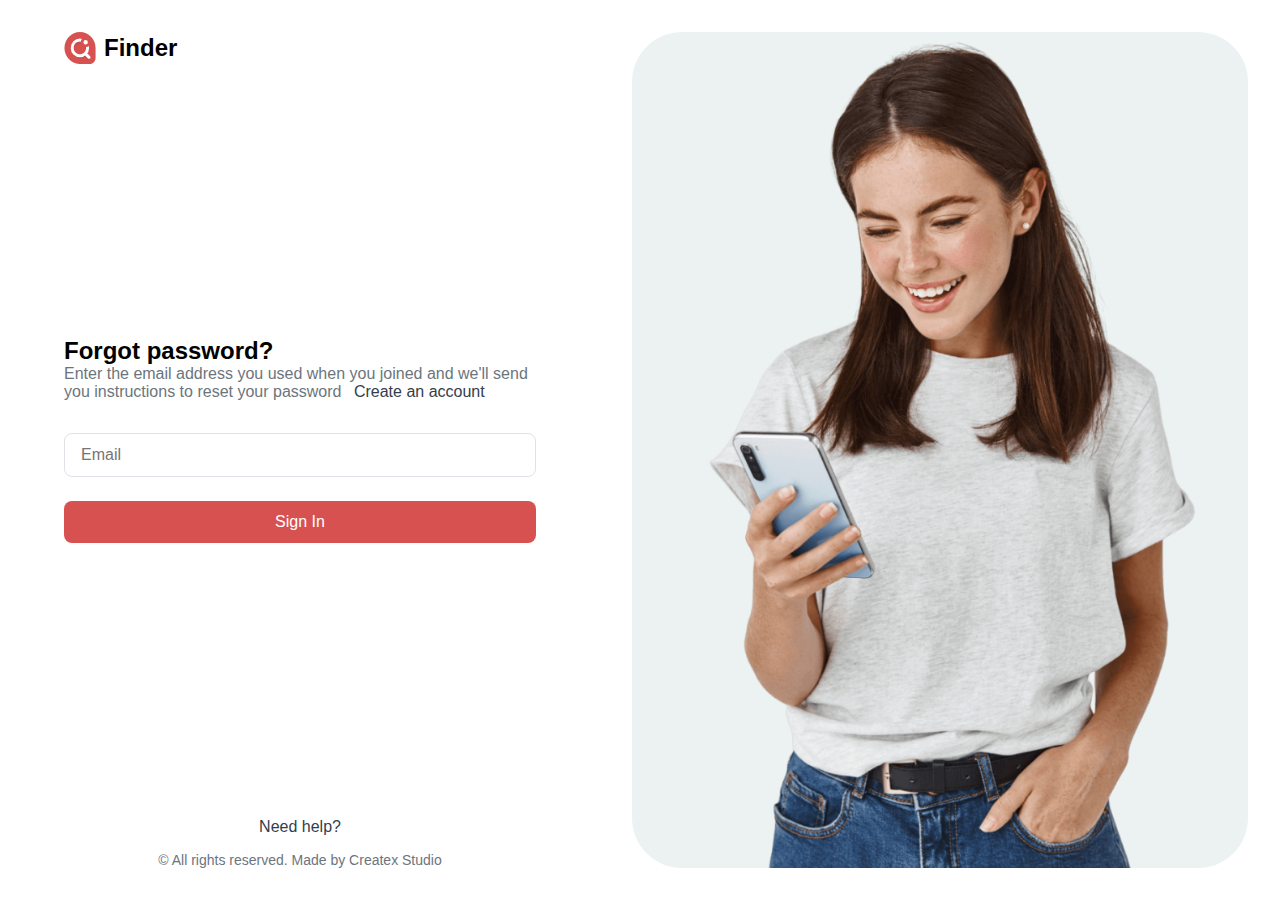
<file: forget-password.html>
<!DOCTYPE html>
<html lang="en">
<head>
    <meta charset="UTF-8">
    <meta name="viewport" content="width=device-width, initial-scale=1.0">
    <title>Welcome Back - Finder</title>
    <link rel="stylesheet" href="./icons/fontawesome/css/all.min.css" />
    <link rel="stylesheet" href="./css/login.css">
</head>
<body>
    <div class="container">
        <div class="login-section flex-column min-h-100vh h-100vh">
            <div class="logo logo-forget">
                <img src="./images/finder-logo.svg" alt="Finder Logo">
                <span>Finder</span>
            </div>
            
            <h2 class="mt-auto">Forgot password?</h2>
            
            <div class="account-prompt">
                <span>Enter the email address you used when you joined and we'll send you instructions to reset your password</span>
                <a href="/signup.html" class="create-account">Create an account</a>
            </div>

            <form class="login-form">
                <div class="form-group">
                    <input type="email" id="email" placeholder="Email" required>
                </div>
                
                <button type="submit" class="sign-in-btn">Sign In</button>
            </form>

            

            <div class="footer mt-auto">
                <a href="#" class="help-link">Need help?</a>
                <p class="copyright">© All rights reserved. Made by Createx Studio</p>
            </div>
        </div>

        <div class="image-section flex-column">
            <div class="img-side-bg">

                <img src="./images/account-cover.png" alt="Woman using phone">
            </div>
            
        </div>
    </div>
</body>
</html>
</file>
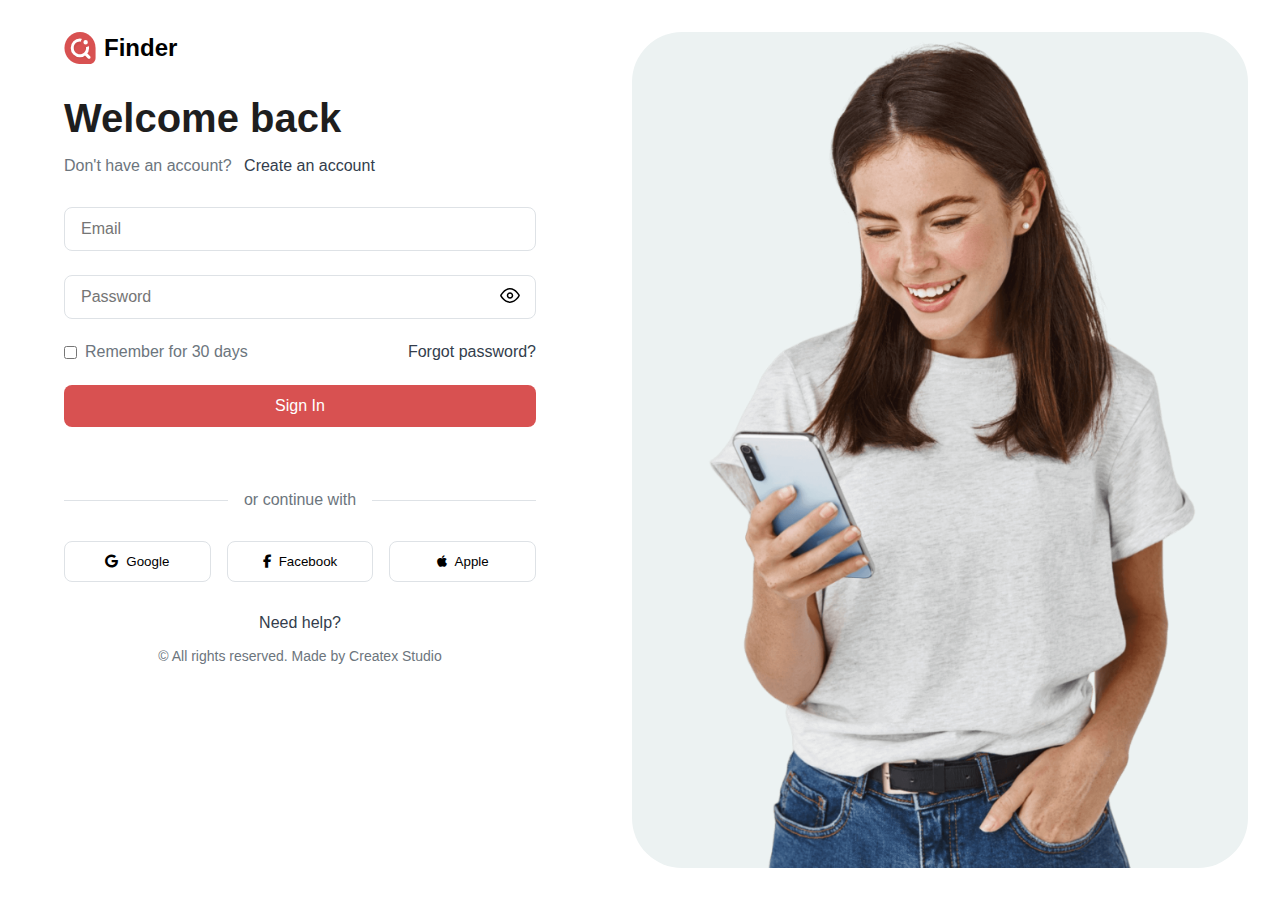
<file: login.html>
<!DOCTYPE html>
<html lang="en">
<head>
    <meta charset="UTF-8">
    <meta name="viewport" content="width=device-width, initial-scale=1.0">
    <title>Welcome Back - Finder</title>
    <link rel="stylesheet" href="./icons/fontawesome/css/all.min.css" />
    <link rel="stylesheet" href="./css/login.css">
</head>
<body>
    <div class="container">
        <div class="login-section flex-column min-h-100vh">
            <div class="logo">
                <img src="./images/finder-logo.svg" alt="Finder Logo">
                <span>Finder</span>
            </div>
            
            <h1>Welcome back</h1>
            
            <div class="account-prompt">
                <span>Don't have an account?</span>
                <a href="/signup.html" class="create-account">Create an account</a>
            </div>

            <form class="login-form">
                <div class="form-group">
                    <input type="email" id="email" placeholder="Email" required>
                </div>
                
                <div class="form-group password-group">
                    <input type="password" id="password" placeholder="Password" required>
                    <button type="button" class="toggle-password">
                        <img src="./images/pass-eye.svg" alt="Show password">
                    </button>
                </div>

                <div class="form-options">
                    <label class="remember-me">
                        <input type="checkbox">
                        <span>Remember for 30 days</span>
                    </label>
                    <a href="#" class="forgot-password">Forgot password?</a>
                </div>

                <button type="submit" class="sign-in-btn">Sign In</button>
            </form>

            <div class="divider">
                <span>or continue with</span>
            </div>

            <div class="social-login">
                <button class="social-btn google">
                    <i class="fa-brands fa-google"></i>
                    Google
                </button>
                <button class="social-btn facebook">
                    <i class="fa-brands fa-facebook-f"></i>
                    Facebook
                </button>
                <button class="social-btn apple">
                    <i class="fa-brands fa-apple"></i>
                    Apple
                </button>
            </div>

            <div class="footer">
                <a href="#" class="help-link">Need help?</a>
                <p class="copyright">© All rights reserved. Made by Createx Studio</p>
            </div>
        </div>

        <div class="image-section flex-column">
            <div class="img-side-bg">

                <img src="./images/account-cover.png" alt="Woman using phone">
            </div>
            
        </div>
    </div>
</body>
</html>
</file>
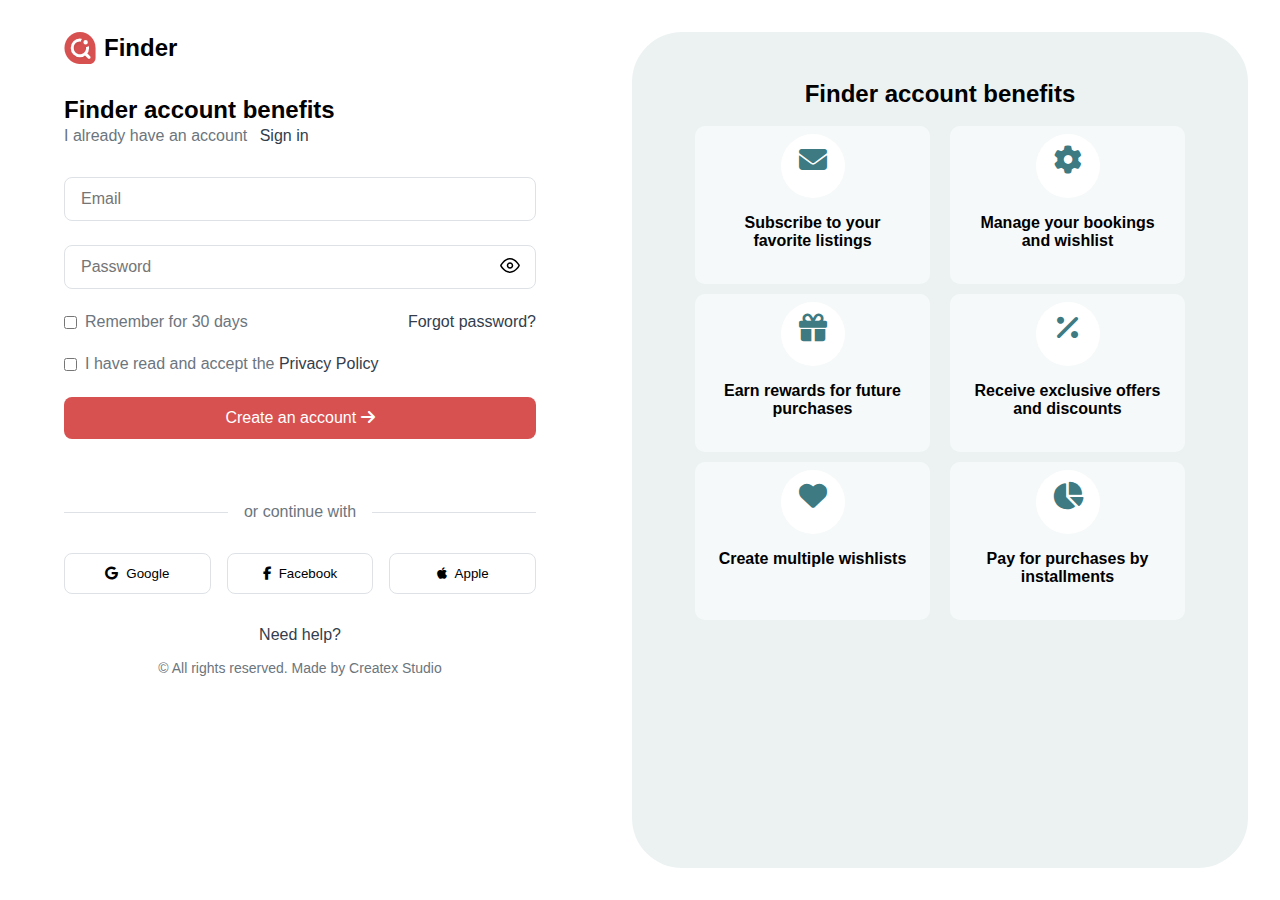
<file: signup.html>
<!DOCTYPE html>
<html lang="en">
<head>
    <meta charset="UTF-8">
    <meta name="viewport" content="width=device-width, initial-scale=1.0">
    <title>Welcome Back - Finder</title>
    <link rel="stylesheet" href="./icons/fontawesome/css/all.min.css" />
    <link rel="stylesheet" href="./css/login.css">
</head>
<body>
    <div class="container">
        <div class="login-section flex-column min-h-100vh">
            <div class="logo">
                <img src="./images/finder-logo.svg" alt="Finder Logo">
                <span>Finder</span>
            </div>
            
            <h2 class="mb-3">Finder account benefits</h2>
            
            <div class="account-prompt">
                <span>I already have an account</span>
                <a href="/login.html" class="create-account">Sign in</a>
            </div>

            <form class="login-form">
                <div class="form-group">
                    <input type="email" id="email" placeholder="Email" required>
                </div>
                
                <div class="form-group password-group">
                    <input type="password" id="password" placeholder="Password" required>
                    <button type="button" class="toggle-password">
                        <img src="./images/pass-eye.svg" alt="Show password">
                    </button>
                </div>

                <div class="form-options">
                    <label class="remember-me">
                        <input type="checkbox">
                        <span>Remember for 30 days</span>
                    </label>
                    <a href="#" class="forgot-password">Forgot password?</a>
                </div>
                <div class="form-options">
                    <label class="remember-me">
                        <input type="checkbox">
                        <span>I have read and accept the<a href="#" class="forgot-password"> Privacy Policy</a></span>
                    </label>
                    
                </div>

                <button type="submit" class="sign-in-btn">Create an account <i class="fa fa-arrow-right"></i></button>
            </form>

            <div class="divider">
                <span>or continue with</span>
            </div>

            <div class="social-login">
                <button class="social-btn google">
                    <i class="fa-brands fa-google"></i>
                    Google
                </button>
                <button class="social-btn facebook">
                    <i class="fa-brands fa-facebook-f"></i>
                    Facebook
                </button>
                <button class="social-btn apple">
                    <i class="fa-brands fa-apple"></i>
                    Apple
                </button>
            </div>

            <div class="footer">
                <a href="#" class="help-link">Need help?</a>
                <p class="copyright">© All rights reserved. Made by Createx Studio</p>
            </div>
        </div>

        <div class="image-section flex-column">
            <div class="img-side-bg signup-side-bg  ">
                <h2 class="mb-3">Finder account benefits</h2>
                <div>
                    <div class="d-flex flex-wrap flex-basis flex-stretch p-5">
                        <div class="blocks">

                            <div class="inner-block">

                                <div class="circle">
                                    <i class="fa fa-envelope"></i>
                                </div>
                                <h3>Subscribe to your favorite listings</h3>
                            </div>
                        </div>
                        <div class="blocks">

                            <div class="inner-block">

                                <div class="circle">
                                    <i class="fa fa-gear"></i>
                                </div>
                                <h3>Manage your bookings and wishlist</h3>
                            </div>
                        </div>
                        <div class="blocks">

                            <div class="inner-block">

                                <div class="circle">
                                    <i class="fa fa-gift"></i>
                                </div>
                                <h3>Earn rewards for future purchases</h3>
                            </div>
                        </div>
                        <div class="blocks">

                            <div class="inner-block">

                                <div class="circle">
                                    <i class="fa fa-percent"></i>
                                </div>
                                <h3>Receive exclusive offers and discounts</h3>
                            </div>
                        </div>
                        <div class="blocks">

                            <div class="inner-block">

                                <div class="circle">
                                    <i class="fa fa-heart"></i>
                                </div>
                                <h3>Create multiple wishlists</h3>
                            </div>
                        </div>
                        <div class="blocks">

                            <div class="inner-block">

                                <div class="circle">
                                    <i class="fa fa-pie-chart"></i>
                                </div>
                                <h3>Pay for purchases by installments</h3>
                            </div>
                        </div>
                    </div>
                </div>
            </div>
            
        </div>
    </div>
</body>
</html>
</file>
<file: css/style-nav.css>
/* Header styles */
.header {
    background-color: white;
    border-bottom: 1px solid #e5e7eb;
    padding: 1rem 0;
}

.container.header-content {
    display: flex;
    justify-content: space-between;
    align-items: center;
    overflow: visible ;
}

.header-left {
    display: flex;
    align-items: center;
    gap: 2rem;
}

.logo {
    display: flex;
    align-items: center;
    gap: 0.5rem;
    font-weight: 600;
    font-size: 1.25rem;
}

.search-icon {
    color: #ef4444;
}

.main-nav {
    display: flex;
    gap: 1.1rem;
    transition: all 0.3s ease-in-out;
    height: auto;
}

.nav-link {
    display: flex;
    align-items: center;
    gap: 0.25rem;
    color: #4b5563;
    text-decoration: none;
    font-size: 0.875rem;
    padding: 0.25rem 0.5rem;
    border-radius: 0.375rem;
}

.nav-link.active {
    color: #111827;
}

.nav-link:hover {
    color: #111827;
}

.header-right {
    display: flex;
    align-items: center;
    gap: 1rem;
}

.btn-icon {
    padding: 0.5rem;
    border: none;
    background: transparent;
    border-radius: 9999px;
    cursor: pointer;
}

.btn-icon:hover {
    background-color: #f3f4f6;
}

.btn-primary {
    display: flex;
    align-items: center;
    gap: 0.5rem;
    background-color: #ef4444;
    color: white;
    border: none;
    padding: 0.5rem 1rem;
    border-radius: 0.5rem;
    font-size: 0.875rem;
    cursor: pointer;
}

.btn-primary:hover {
    background-color: #dc2626;
}

header .container {
    margin: 0 3% !important;
}

.dropdown {
    position: relative;
}

.dropdown-submenu {
    position: absolute;
    z-index: 5;
    background-color: white;
    width: 180px;
    padding: 15px;
    display: none;
}
.dropdown-with-submenu {
    margin-top: 6px;
}
.dropdown-with-submenu a {
    display: inline-block;
}

.dropdown-with-submenu:hover > .dropdown-submenu {
    display: block;
}

.dropdown-submenu a {
    display: inline-block;
    padding: 10px;
    text-decoration: none;
    color: #111827;
    font-size: 0.875rem;
    font-weight: 500;

}

.dropdown-submenu a:hover, .nav-link.active  {
    padding: 10px;
    display: block;
    text-decoration: none;
    color: #111827;
    font-size: 0.875rem;
    font-weight: 500;
    background-color: #f5f7fa;
}

.toggle-icon {
    display: none;
}

@media (max-width: 992px) {
    .toggle-icon {
        display: block;
    }

    .main-nav {
        flex-direction: column;
        margin-top: 21px;
        height: auto;
        transition: all 0.3s ease-in-out;
    }

    .header-left {
        display: block;
        align-items: center;
        gap: 2rem;
    }

    .dropdown-submenu {
        position: relative;
    }

    .header-right {
        display: none;
    }

    .pl-30px {
        padding-left: 30px;
    }

    .main-nav.close {
        height: 0;
        padding: 0;
        overflow: hidden;
        margin: 0;
    }
}
</file>
<file: css/style.css>
@font-face {
    font-family: 'Inter-light';
    src: url('../fonts/Inter_18pt-Light.ttf');
}

@font-face {
    font-family: 'Inter-medium';
    src: url('../fonts/Inter_18pt-Medium.ttf');
}

@font-face {
    font-family: 'Inter-thin';
    src: url('../fonts/Inter_18pt-Thin.ttf');
}

* {
    margin: 0;
    padding: 0;
    box-sizing: border-box;
}

:root {
    font-size: 16px;
    font-family: 'Inter-medium', sans-serif, Tahoma, Geneva, Verdana;
    --flex-basis-30: 33.33333%;
    --dark-blue-gray: #333d4c;
    --medium-gray: #4e5562;
    --primary-color: #3d7a81;
    --red-color: #d85151;
    --white-color: #fff;
    --gray-light: #9ca3af;
}



/* .banner {
    background-color: #3d7a81;
    padding: 117px 0;
    position: relative;
} */

/* .banner-bg {
    background-image: url("../images/hero.png");
    background-size: contain;
    background-position: center;
    width: 100%;
    height: 250px;
    background-repeat: no-repeat;
} */
.container {
    margin: 3%;
    overflow: hidden;
}

.content-wrapper {
    flex: 1;
}

/* Banner section*/
.bg-info {
    --fn-bg-opacity: 1;
    background-color: var(--primary-color)
}

.py-5 {
    padding-bottom: 3rem;
    padding-top: 3rem;
}

.py-3 {
    padding-bottom: 1.5rem;
    padding-top: 1.5rem;
}

.py-2 {
    padding-bottom: 1rem;
    padding-top: 1rem;
}

.pr-2 {
    padding-right: 1rem;
}

.pl-2 {
    padding-left: 1rem;
}

.my-3 {
    margin-bottom: 1.5rem;
    margin-top: 1.5rem;
}

.my-1 {
    margin-bottom: 0.5rem;
    margin-top: 0.5rem;
}

.d-flex {
    display: flex !important;
}

.pb-0 {
    padding-bottom: 0 !important;
}

.position-relative {
    position: relative !important;
}

.overflow-hidden {
    overflow: hidden !important;
}

/*banner bg image container */
.translate-middle {
    transform: translate(-50%, -50%) !important;
}

.start-50 {
    left: 50% !important;
}

.top-50 {
    top: 50% !important;
}

.position-absolute {
    position: absolute !important;
}

.width-140pr {
    width: 140% !important;
}

/* banner background image*/
figure, img, svg {
    max-width: 100%;
}

figure, img {
    height: auto;
    vertical-align: middle;
}

/*Banner data*/
.m-auto {
    margin: auto;
}

.banner-data-container {
    position: relative;
    margin: auto;
    text-align: center;
    max-width: 630px;
    z-index: 2;
}

.banner-title {
    color: var(--white-color);
    font-size: 3.5rem;
    font-weight: 700;
    line-height: 1.2;
    margin-bottom: 3rem;
}

.banner-title::selection {
    background: #397078;
}

/*Banner form*/
.banner-form {
    background-color: var(--white-color);
    border: 1px solid var(--white-color);
    border-radius: 13px;
    padding: 10px;
    margin: 0 15px 48px;
}

.banner-form-element {
    display: flex;
    align-items: center;
    color: var(--medium-gray);

}

.banner-search-input-container {
    width: 50%;
}

.banner-form-input {
    border: none;
    outline: none;
    padding: 8px 0;
    padding-left: 10px;
    font-weight: lighter;
    font-family: "Inter-light", sans-serif, Tahoma, Geneva, Verdana;
    width: 75%;

}

.banner-location-input-container {
    border-left: 1px solid #d1d1d1;
    padding-left: 10px;
    width: 30%;

}

.banner-btn-container {
    width: 20%;
}

.banner-search-btn {
    background-color: var(--red-color);
    padding: 14px 17px;
    color: var(--white-color);
    border-radius: 8px;
    text-align: center;
    outline: none;
    border: none;

}

.banner-btns-container {
    display: flex;
    justify-content: space-between;
    flex-wrap: wrap;
    /* justify-content: center; */

}

.banner-btn {
    background-color: transparent;
    border: 1px solid var(--white-color);
    border-radius: 50px;
    color: var(--white-color);
    padding: 10px 20px;
    margin: 4px;
}

.banner-btn:hover {
    background-color: var(--white-color);
    color: #000;
    transition: all 0.3s ease-in-out;
}

/* Pros in your area */

.pros-heading {
    margin-bottom: 3%;
}

.pros-heading::selection {
    background: #d1d1d1;
}

.pros-element-container {
    display: flex;
    flex-wrap: wrap;
    justify-content: space-between;
}

.pros-element {
    width: 25%;
    font-family: "inter-light", sans-serif, Tahoma, Geneva, Verdana;
    display: flex;
    align-items: center;
    margin-bottom: 25px;
}

.pros-element-circle {
    background-color: #eef1f6;
    color: var(--dark-blue-gray);
    border-radius: 50%;
    width: 56px;
    height: 56px;
    margin-right: 10px;
    display: flex;
    justify-content: center;
    align-items: center;
    padding: 12px;
    transition: all 0.3s ease-in-out;
}

.pros-element-circle:hover {
    transform: scale(1.1);
}

/* Get matched with local pros */
.local-pros-container {
    display: flex;
}

.local-pros-container aside {
    width: 30%;
    background-color: #eef1f6;
    position: relative;
    max-height: 500px;
}
.aside {
    overflow: hidden;
    height: 100%;
}

.aside-text {
    max-width: 306px;
    padding: 50px 40px 0;
}

.aside-text h3 {
    font-size: 1.75rem;
    margin-bottom: 25px;
}

.aside-text p {
    font-size: 0.875rem;
    color: #848484
}

.img-circle-container {
    width: 292px;
    height: 292px;
    position: absolute;
    right: 0;
    bottom: 0;
}

.aside-img-circle {
    overflow: visible;
    background-color: #f8fafd;
    border-radius: 300px;
    width: 500px;
    height: 500px;
    top: 30px;
    position: relative;
    left: 50px;
    overflow: visible;
}

.overflow-hidden {
    overflow: hidden;
}

.aside-img-container {
    position: absolute;
    bottom: 58px;
    right: -37px;
    width: 106%;
    z-index: 3;
}

.local-pros-text-container {
    width: 70%;
    padding: 50px;
}

.local-pros-header {
    display: flex;
    justify-content: space-between;
    margin-bottom: 25px;

}

.local-pros-header h2::selection {
    background: #d1d1d1;
}

.local-pros-list, .popular-home-list {
    display: flex;
    flex-wrap: wrap;
}

.local-pros-list-element {
    width: 50%;
    display: flex;
    margin-bottom: 30px;
}

.local-pros-list-element-img-cont {
    width: 124px;
    border-radius: 8px;
    overflow: hidden;
}

.local-pros-list-element-img-cont img {
    transition: all 0.3s ease-in-out;

}

.local-pros-list-element-img-cont img:hover {
    transform: scale(1.1);
}

.local-pros-list-element-txt-cont {
    padding: 0 10px;
}

.local-pros-list-element-txt-cont p {
    margin-bottom: 10px;

}

.local-pros-list-element-txt-cont i {
    color: #fc9231;
    padding-right: 5px;

}

.thin-font {
    font-family: "Inter-thin", sans-serif, Tahoma, Geneva, Verdana;
    font-weight: bold;
    color: var(--medium-gray)
}

.small-text {
    font-size: 12px;
    color: #848484;
}

/*popular home section*/
.popular-home-container {
    width: 100%;
    padding: 50px 0;
}

.popular-home-element-cont {
    width: 33.3333%;
    overflow: hidden;
}

.popular-home-element {
    margin-bottom: 30px;
    margin-right: 10px;
    border: 1px solid #d6d6d6;
    border-radius: 10px;
    overflow: hidden;
}

.popular-home-element img {
    width: 100%;
}

.popular-home-element a {
    text-decoration: none;
}

.p-relative {
    position: relative;
}

.popular-home-element-txt-cont {
    padding: 20px;
    display: flex;
    flex-wrap: wrap;
    justify-content: space-between;
    align-items: center;
}

.popular-home-element-txt-cont p {
    flex-basis: 30%;
    color: var(--dark-blue-gray);
    margin-bottom: 5px;

}

.popular-home-element-txt-cont p i {
    color: #fc9231;
    padding-right: 5px;

}

.popular-home-element-txt-cont button {
    padding: 10px 20px;
    border: 1px solid #000;
    border-radius: 7px;
    color: #000;
    transition: all 0.3s ease-in-out;
    background-color: transparent;
}

.popular-home-element-txt-cont button:hover {
    color: var(--white-color);
    background-color: #000;
}

.popular-home-element .layout {
    height: 100%;
    width: 100%;
    /* Permalink - use to edit and share this gradient: https://colorzilla.com/gradient-editor/#4c4c4c+0,4c4c4c+60,131313+100&0+0,1+100 */
    background: linear-gradient(to bottom, rgba(119, 119, 119, 0) 0%, rgba(76, 76, 76, 0.178) 70%, rgba(23, 23, 23, 0.893) 100%);
    /* W3C, IE10+, FF16+, Chrome26+, Opera12+, Safari7+ */

    position: absolute;
    z-index: 3;
}

.popular-home-element .p-relative p {
    position: absolute;
    bottom: 10px;
    left: 5px;
    color: var(--white-color);
    z-index: 4;
}

.popular-home-img {
    transition: all 0.3s ease-in-out;
}

.popular-home-element:hover .popular-home-img {
    transform: scale(1.1);
}

.heart-container {
    position: absolute;
    right: 15px;
    top: 15px;
    cursor: pointer;
    width: 30px;
    height: 30px;
    background-color: var(--white-color);
    border-radius: 50%;
    padding: 6px;
    z-index: 1;
    visibility: hidden;
    transition: all 0.3s ease-in-out;
}

.heart-container i {
    color: #3a3a3a;
}

.popular-home-element:hover .heart-container {
    visibility: visible;
}

/* Expert Advice*/
.bg-gray {
    background-color: #f5f7fa;
}

.expert-advice-container,
.how-it-work-container {
    padding-top: 30px;
}

.expert-advice-list {
    display: flex;
    flex-wrap: wrap;
    justify-content: space-between;
}

.black-font {
    color: #000
}

.local-pros-list-element-txt-cont span {
    padding: 3px 5px;
    background-color: #eef1f6;
    border-radius: 3px;
}

.exper-advice-p {
    font-size: 20px;
    margin-top: 8px;
}

.pr-1-5 {
    padding-right: 1.5rem;
}

.pl-1-5 {
    padding-left: 1.5rem;
}

.expert-advice-img-container {
    width: 49%;
    overflow: hidden;
}

.expert-advice-img-container img {
    max-width: 151px;
    max-height: 173px;
}

.bg-transparent {
    background-color: transparent !important;
}

.home-expert {
    cursor: pointer;
}

.home-expert:hover .exper-advice-p {
    text-decoration: underline;
}

.home-expert:hover .expert-advice-img {
    transform: scale(1.1);
}

/*How it works*/
.how-it-work-list {
    flex-basis: 33.333%;
}

/*Grow your business*/
.grow-business-section {
    display: flex;
    flex-wrap: wrap;
    justify-content: center;
    position: relative;

}

.grow-business-left {
    flex-basis: 50%;
    background-color: var(--primary-color);
    height: 500px;
    position: relative;
    display: flex;
    justify-content: center;
    align-items: center;
}

.grow-business-right {
    flex-basis: 50%;
    height: 500px;
    position: relative;
    /* background-image: url("../images/become-pro-cta.jpg");
    background-repeat: no-repeat;
    background-size: cover; */
}

.w-100 {
    width: 100%;
}

.h-100 {
    height: 100%;
}

.d-block {
    display: block;
}

.grow-business-right img {
    object-fit: cover !important;
}

.text-white {
    color: var(--white-color);
}

.grow-business-left-block {
    padding: 80px 69px 30px 30px;
    font-size: 24px;
    line-height: 38.578px
}

.px-1 {
    padding: 0 1rem;
}

.border-radius-8 {
    border-radius: 8px;
}

.learn-more-btn {
    background-color: transparent;
    color: var(--white-color);
    border-radius: 8px;
    padding: 12px 17px;
}

.add-business-btn {
    transition: all 0.3s ease-in-out;
}

.add-business-btn:hover {
    background-color: #c92d2d;
}

.translate-grow {
    transition: all 0.3s ease-in-out;
}

.add-business-btn:hover .translate-grow {
    /* transform: translate(-50%, -50%); */
    /* transform: scale(1.2); */
    animation-name: grow;
    animation-duration: 1s;
    animation-timing-function: ease-in-out;
}

@keyframes grow {
    from {
        transform: scale(1);
    }

    to {
        transform: scale(1.3);
    }
}

.learn-more-btn {
    transition: all 0.3s ease-in-out;
}

.learn-more-btn:hover i {
    animation-name: right;
    animation-duration: 1s;
    animation-timing-function: ease-in-out;
}

@keyframes right {
    from {
        transform: translateX(0);
    }

    to {
        transform: translateX(10px);
    }
}

.circle-rounded {
    position: absolute;
    width: 164px;
    height: 164px;
    border-radius: 50%;
    background-color: var(--white-color);
    top: calc(50% - 82px);
    left: calc(50% -82px);
    border: 2px solid var(--white-color);
    z-index: 3;
    background-color: transparent;
    padding: 8px;
    animation: spin 10s linear infinite;
}

@keyframes spin {
    100% {
        transform: rotate(1turn);
    }
}

.inner-circle {
    position: absolute;
    width: 80px;
    height: 80px;
    border-radius: 50%;
    background-color: transparent;
    border: 2px solid var(--white-color);
    top: calc(50% - 41px);
    left: calc(50% - 41px);
}

.small-inner-circle {
    width: 30px;
    height: 30px;
    position: absolute;
    border-radius: 50%;
    background-color: var(--red-color);
    top: calc(50% - 16px);
    left: calc(50% - 16px);
}

/* App download */
.app-download-section {
    background-color: #fbeeee;
    margin-top: 60px;
}

.app-download-text {
    flex-basis: 50%;
    display: flex;
    flex-direction: column;
    justify-content: center;
    align-items: center;
}

.app-download-img {
    flex-basis: 50%;
}

.app-download-text p {
    font-size: 30px;
    font-weight: bold;
}

.app-btn {
    background-color: #1d2735 !important;
    border: none;
    color: var(--white-color);
    transition: all 0.3s ease-in-out;
    padding: 2px 20px;
    margin: 5px;
}

.app-btn svg {
    width: 27px;
    height: 27px;
    display: inline-block;
    margin: 8px;
}

.app-btn span {
    display: inline-block;
}

.app-btn:hover {
    background-color: var(--medium-gray) !important;
}

.align-items-center {
    align-items: center !important;
}

/*comming pricing refernce*/
.flex-basis-50 {
    flex-basis: 50%;
}

.flex-basis-30 {
    flex-basis: 30%;
}

.flex-basis-70 {
    flex-basis: 70%;
}
.flex-basis-100 {
    flex-basis: 100%;
}
.comming-pricing-cont {
    padding: 20px 20px 0 20px;

}

.comming-pricing-cont p {
    flex-basis: 30%;
    color: var(--dark-blue-gray);
    margin-bottom: 5px;
    margin-bottom: 20px;

}

.comming-pricing-cont p i {
    color: #fc9231;
    padding-right: 5px;

}

.comming-pricing-cont button {
    padding: 10px 20px;
    border: 1px solid #000;
    border-radius: 7px;
    color: #000;
    transition: all 0.3s ease-in-out;
    background-color: transparent;
    margin: 20px 0;
}

.comming-pricing-cont button:hover {
    color: var(--white-color);
    background-color: #000;
}

.comming-pricing-img-cont img {
    object-fit: cover !important;
    height: 100%;
}

.mr-12 {
    margin-right: 12px;
}

.ml-12 {
    margin-left: 12px;
}

/* footer */
.bg-navy {
    background-color: #111827;
}

footer {
    color: var(--white-color);
}

.footer-header {
    font-size: 24px;
    margin: 26px 20px 30px 0;
}

.footer-header i {
    margin-right: 8px;
}

.d-inline-block {
    display: inline-block;
}

.p-11-24 {
    padding: 11px 24px !important;
}

.need-help {
    font-size: 20px;
    color: var(--gray-light);
}

footer .container {
    margin: 1% 3%;
}

.justify-content-center {
    justify-content: center !important;
}

.need-help-link {
    font-size: 20px;
    color: var(--white-color);
    text-decoration: none;
    margin-left: 15px;
}

.pb-5 {
    padding-bottom: 1.5rem;
}
.mb-3 {
    margin-bottom: 1.5rem;
}
.border-b-2 {
    border-bottom: 1px solid var(--dark-blue-gray);
}

.footer-cat-element {
    flex-basis: var(--flex-basis-30);
}

.mx-3 {
    margin-left: 0.75rem !important;
}

.text-gray {
    color: var(--gray-light);
}

.gray-cirlce {
    width: 35px;
    height: 35px;
    border-radius: 50%;
    background-color: var(--dark-blue-gray);
    transition: all 0.3s ease-in-out;
    margin: 5px;
}

.gray-cirlce a {
    display: flex;
    justify-content: center;
    padding: 10px;
    color: var(--white-color);
    text-decoration: none;
}

.gray-cirlce:hover {
    background-color: var(--medium-gray);
}

.font-14 {
    font-size: 14px;
}

.mw-260 {
    max-width: 260px;
}

.flex-wrap {
    flex-wrap: wrap;
}

.pop-cat-link div a {
    font-size: 14px;
    color: #cad0d9 !important;
    text-decoration: none;
    margin: 5px;
    transition: all 0.3s ease-in-out;
    font-weight: 600;
    letter-spacing: 0.9px;

}

.pop-cat-link div a:hover {
    color: #fff !important;
    text-decoration: underline;
}

.justify-content-space-between {
    justify-content: space-between;
}

@media (max-width: 992px) {
    .banner-btns-container {
        display: flex;
        /* justify-content: space-between; */
        flex-wrap: wrap;
        justify-content: center;

    }
    .banner-title {
        font-size: 2.5rem;
    }
    .banner-form-input {
        padding: 8px 0;
    }
    .banner-search-btn{
        padding: 9px 10px;
    }
    .pros-element {
        width: 33.3333%;
    }
    .local-pros-list{
        display: block;
    }
    .local-pros-list-element {
        width: 100%;
    }
    .responsive-md-block {
        display: block !important;
    }
}
@media (max-width: 767px) {
    .pros-element {
        width: 50%;
        
    }
    .local-pros-container aside {
        display: none;
    }
    .local-pros-list{
        display: flex;
    }
    .local-pros-list-element {
        width: 50%;
    }
    .local-pros-text-container {
        width: 100%;
        padding: 0;
    }
    .popular-home-element .p-relative p {
        font-size: 12px;
    }
    .local-pros-list-element.home-expert {
        width: 100% !important;
    }
    .grow-business-section {
        display: block;
    }
    .grow-business-left {
        height: 370px;
        position: relative;
        display: block;
    }
    .grow-business-right {
        height: 370px;
    }
    .grow-business-right img {
        width: 100%;
    }
    
    .circle-rounded {
        position: absolute;
        width: 150px;
        height: 150px;
        top: calc(50% - 82px);
        left: 37%;
    }
    .grow-business-left-block {
        padding: 52px 69px 30px 30px;
        font-size: 24px;
        line-height: 38.578px;
    }
    .app-download-text p {
        font-size: 22px;
    }
    .app-btn span {
        display: none;
    }
    .app-download-img img {
        height: 100%;
    }
    .comming-pricing {
        display: block !important;
    }
    .comming-pricing .popular-home-element-cont {
        width:  100%;
    }
}
@media (max-width: 500px) {
    .circle-rounded {
        position: absolute;
        width: 150px;
        height: 150px;
        top: calc(50% - 82px);
        left: 32%;
    }
    .local-pros-list-element {
        width: 100%;
    }
    .popular-home-element-cont {
        width: 50%;
    }
    .local-pros-list-element.home-expert {
        display: block;
    }
    .home-expert .expert-advice-img-container {
        width: 100%;
        text-align: center;
    }
    .home-expert .expert-advice-img-container img{
        border-radius: 15px;
    }
}
</file>
<file: css/login.css>
* {
    margin: 0;
    padding: 0;
    box-sizing: border-box;
    font-family: -apple-system, BlinkMacSystemFont, 'Segoe UI', Roboto, Oxygen, Ubuntu, Cantarell, sans-serif;
}

body {
    min-height: 100vh;
    display: flex;
    background-color: #ffffff;
}

.container {
    display: flex;
    width: 100%;
    margin: auto;
}

.login-section {
    flex: 1;
    padding: 2rem 4rem;
    max-width: 600px;
    flex-basis: 50%;
    height: 100vh;
    display: flex;
}

.flex-column {
    flex-direction: column
}

.logo {
    display: flex;
    align-items: center;
    gap: 0.5rem;
    margin-bottom: 2rem;
}
.logo-forget{
    margin-bottom: 30px;
}
.mt-auto {
    margin-top: auto;
}

.logo img {
    width: 32px;
    height: 32px;
}

.logo span {
    font-size: 1.5rem;
    font-weight: 600;
}

h1 {
    font-size: 2.5rem;
    margin-bottom: 1rem;
    color: #1e1e1e;
}

.account-prompt {
    margin-bottom: 2rem;
    color: #6c757d;
}

.create-account {
    color: #0d6efd;
    text-decoration: none;
    margin-left: 0.5rem;
}

.form-group {
    margin-bottom: 1.5rem;
}

input[type="email"],
input[type="password"] {
    width: 100%;
    padding: 0.75rem 1rem;
    border: 1px solid #dee2e6;
    border-radius: 0.5rem;
    font-size: 1rem;
}

.password-group {
    position: relative;
}

.toggle-password {
    position: absolute;
    right: 1rem;
    top: 50%;
    transform: translateY(-50%);
    background: none;
    border: none;
    cursor: pointer;
}

.toggle-password img {
    width: 20px;
    height: 20px;
}

.form-options {
    display: flex;
    justify-content: space-between;
    align-items: center;
    margin-bottom: 1.5rem;
}

.remember-me {
    display: flex;
    align-items: center;
    gap: 0.5rem;
    color: #6c757d;
}

.forgot-password {
    color: #0d6efd;
    text-decoration: none;
}

.sign-in-btn {
    width: 100%;
    padding: 0.75rem;
    background-color: #d85151;
    color: white;
    border: none;
    border-radius: 0.5rem;
    font-size: 1rem;
    cursor: pointer;
    margin-bottom: 2rem;
    transition: all 0.3s ease-in;
}
.sign-in-btn:hover{
    background-color: #dc3545;
}

.divider {
    text-align: center;
    position: relative;
    margin: 2rem 0;
}

.divider::before,
.divider::after {
    content: "";
    position: absolute;
    top: 50%;
    width: 45%;
    height: 1px;
    background-color: #dee2e6;
}

.divider::before {
    left: 0;
}

.divider::after {
    right: 0;
}

.divider span {
    background-color: #ffffff;
    padding: 0 1rem;
    color: #6c757d;
    display: inline-block;
    position: relative;
    z-index: 3;
}

.social-login {
    display: grid;
    grid-template-columns: repeat(3, 1fr);
    gap: 1rem;
    margin-bottom: 2rem;
}

.social-btn {
    display: flex;
    align-items: center;
    justify-content: center;
    gap: 0.5rem;
    padding: 0.75rem;
    border: 1px solid #dee2e6;
    border-radius: 0.5rem;
    background: white;
    cursor: pointer;
}

.social-btn img {
    width: 20px;
    height: 20px;
}

.footer {
    text-align: center;
}

.help-link {
    color: #0d6efd;
    text-decoration: none;
    display: block;
    margin-bottom: 1rem;
}

.copyright {
    color: #6c757d;
    font-size: 0.875rem;
}

.image-section {
    flex: 1;
    position: relative;
    display: none;
    height: 100vh;
    padding: 2rem;
}

.img-side-bg {
    background-color: #ecf2f2;
    height: 100%;
    border-radius: 50px;
}

.image-section img {
    width: 100%;
    height: 100%;
    object-fit: cover;
}

.customize-btn {
    position: absolute;
    bottom: 2rem;
    right: 2rem;
    display: flex;
    align-items: center;
    gap: 0.5rem;
    padding: 0.75rem 1rem;
    background-color: white;
    border: none;
    border-radius: 0.5rem;
    font-size: 0.875rem;
    cursor: pointer;
}

.customize-btn img {
    width: 16px;
    height: 16px;
}

@media (min-width: 1024px) {
    .image-section {
        display: block;
    }

    .login-section {
        padding: 2rem 4rem;
    }
}

@media (max-width: 1023px) {
    .container {
        justify-content: center;
    }

    .login-section {
        padding: 2rem;
    }
}

@media (max-width: 640px) {
    .social-login {
        grid-template-columns: 1fr;
    }

    .login-section {
        padding: 1.5rem;
    }
}

/*Signup*/
.signup-side-bg {
    padding: 3rem;
    text-align: center;
}
.d-flex {
    display: flex;
}
.flex-wrap {
    flex-wrap: wrap;
}
.flex-basis {
    flex-basis: 50%;
}
.flex-stretch {
    justify-content: stretch;
}
.p-5 {
    padding: 5px;
}
.mb-3 {
    margin-bottom: 3px;
}
.blocks {
    flex-basis: 50%;
    padding: 5px;
}
.inner-block {
    background-color: #f6f9f9;
    border-radius: 10px;
    padding: 8px;
    margin: 5px;
    text-align: center;
    height: 100%;
}
.circle {
    margin: auto;
    width: 64px;
    height: 64px;
    background-color: #fff;
    font-size: 28px;
    border-radius: 50%;
    color: #3d7a81;
    padding: 11px;
}
.inner-block h3 {
    font-size: 1rem;
    font-weight: 600;
    margin: 1rem 0.7rem;
}
a {
    color: #333d4c !important;
    text-decoration: none;
}
a:hover {
    text-decoration: underline;
}
</file>
